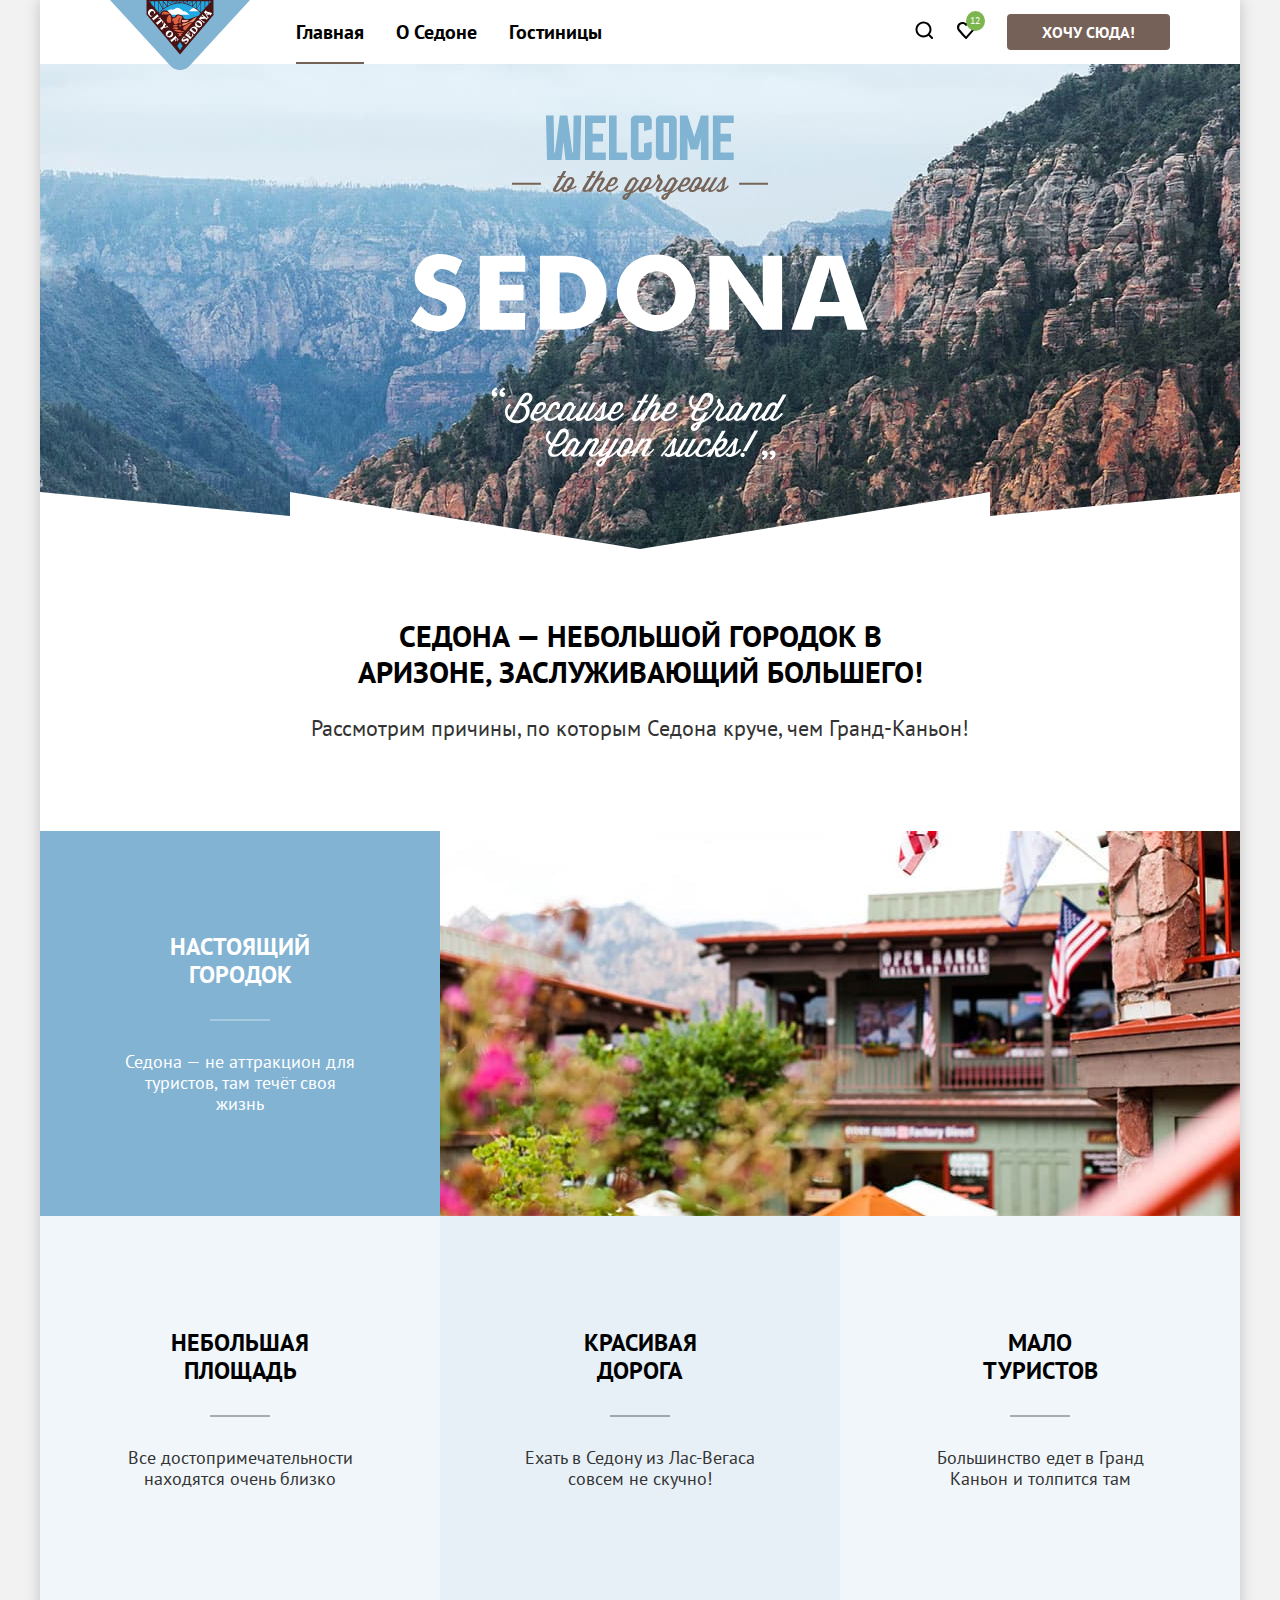
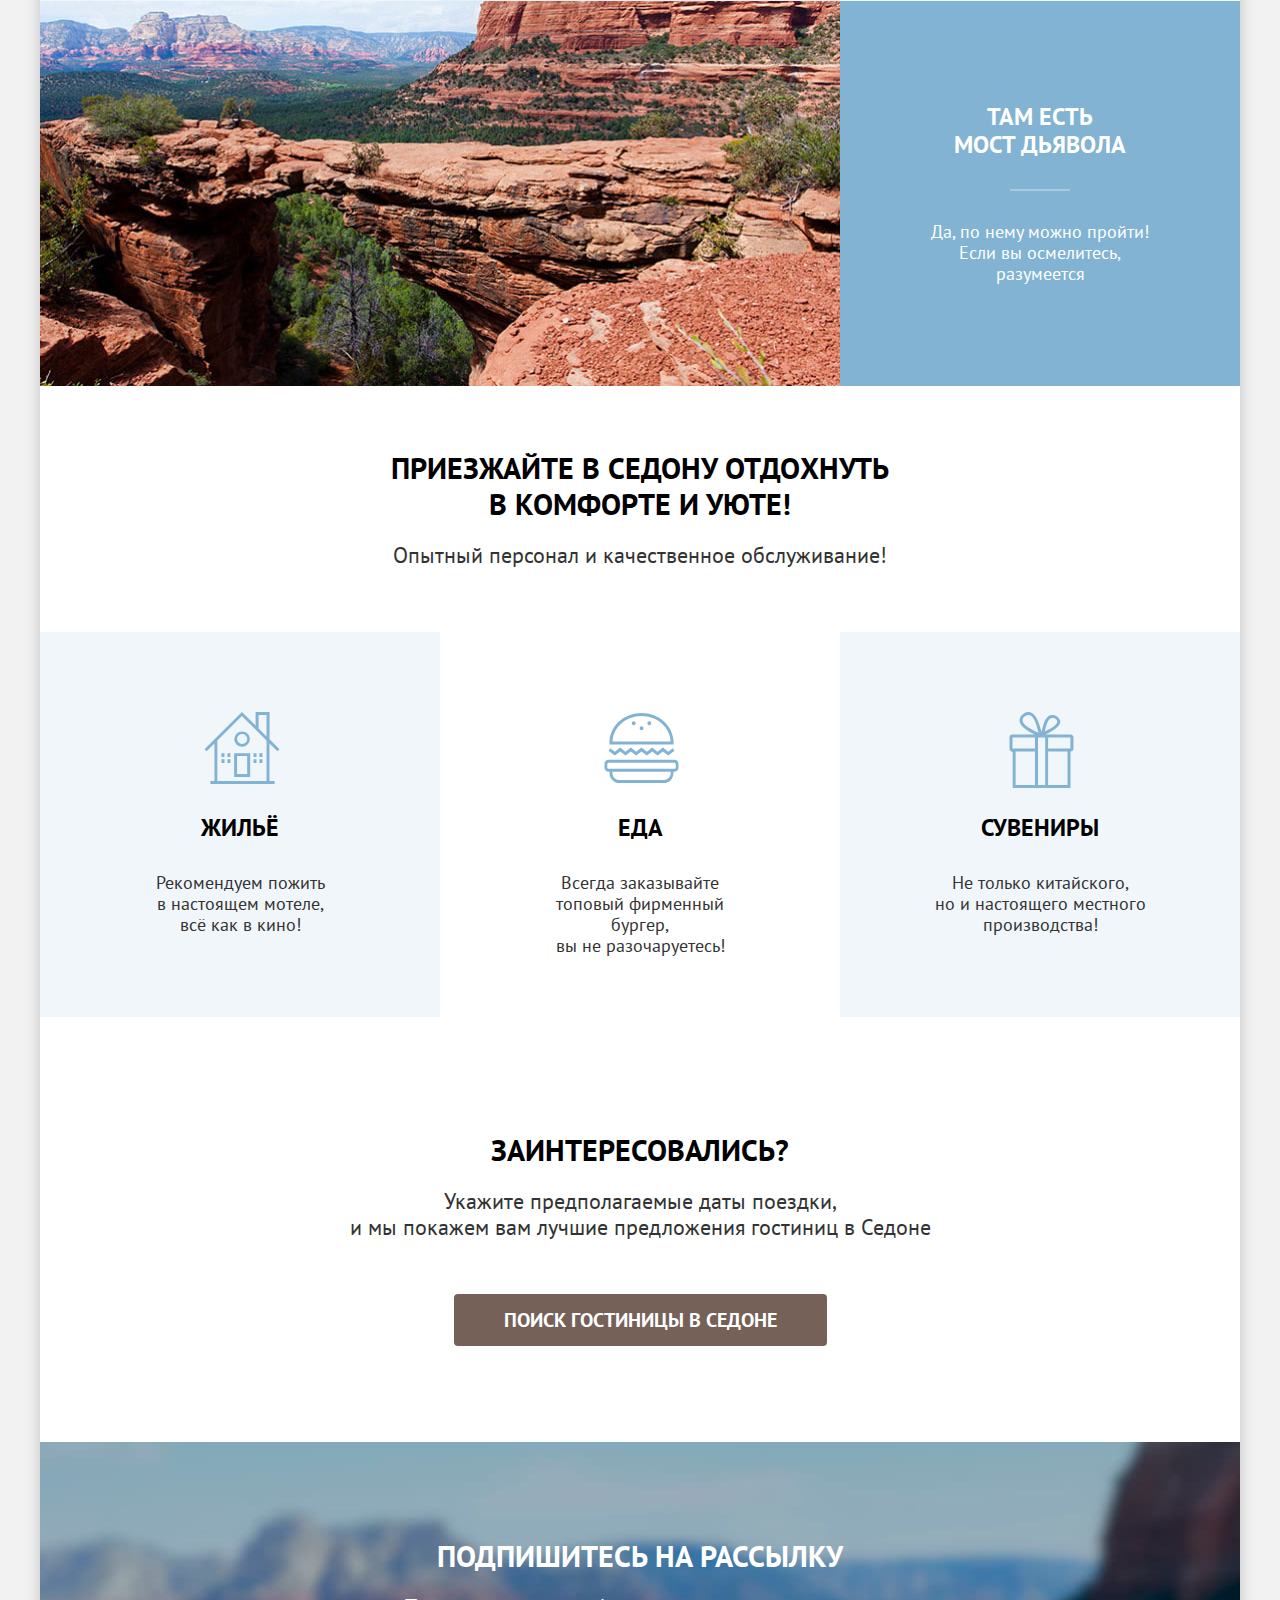
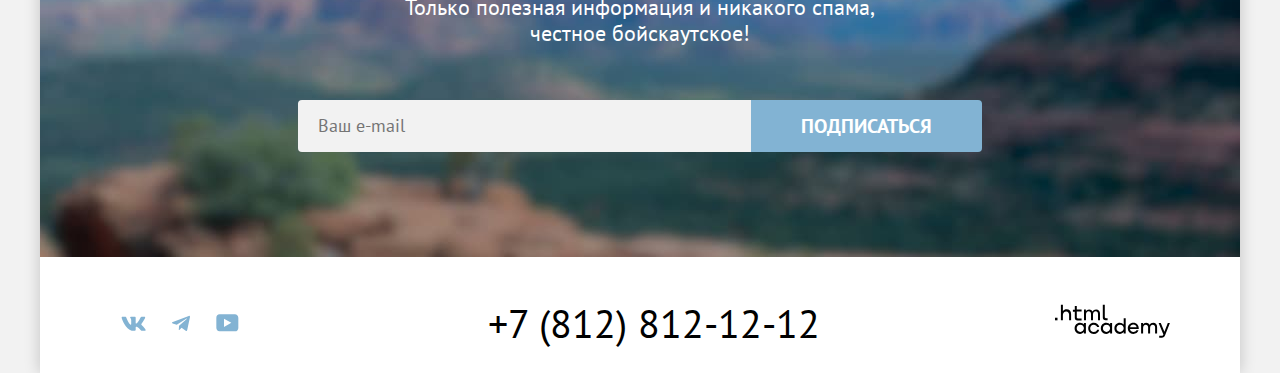
<file: index.html>
<!DOCTYPE html>
<html lang="ru">
  <head>
    <meta charset="utf-8">
    <link rel="icon" href="images/favicon.ico">
    <link rel="icon" type="image/png" sizes="32x32" href="images/favicon.png">
    <link rel="stylesheet" href="styles/styles.css">
    <title>HTML Academy: Седона</title>
  </head>
  <body>
    <div class="page-container">
      <header class="main-header" data-test="header">
        <h2 class="visually-hidden">Навигация сайта</h2>
        <nav class="navigation">
          <a class="navigation-logo">
            <img class="main-header-logo" src="images/logo-header.svg" width="140" height="70" alt="Логотип City of Sedona." >
          </a>
          <ul class="navigation-list">
            <li class="navigation-item">
              <a class="navigation-link navigation-link-current" href="#">Главная</a>
            </li>
            <li class="navigation-item">
              <a class="navigation-link" href="#">О Седоне</a>
            </li>
            <li class="navigation-item">
              <a class="navigation-link" href="catalog.html">Гостиницы</a>
            </li>
          </ul>
          <ul class="navigation-user">
            <li class="navigation-item-user">
              <a class="navigation-link search" href="#">
                <svg class="search-icon" xmlns="http://www.w3.org/2000/svg" width="18" height="18" viewBox="0 0 18 18" fill="none">
                  <path d="M18.5 17.0083L14.8 13.3287C15.8 12.0359 16.5 10.3453 16.5 8.4558C16.5 4.08011 12.9 0.5 8.5 0.5C4.1 0.5 0.5 4.17956 0.5 8.55525C0.5 12.9309 4.1 16.511 8.5 16.511C10.3 16.511 12 15.9144 13.4 14.8204L17.1 18.5L18.5 17.0083ZM8.5 14.5221C5.2 14.5221 2.5 11.837 2.5 8.55525C2.5 5.27348 5.2 2.5884 8.5 2.5884C11.8 2.5884 14.5 5.27348 14.5 8.55525C14.5 11.837 11.8 14.5221 8.5 14.5221Z"/>
                </svg>
                <span class="visually-hidden">Поиск</span>
              </a>
            </li>
            <li class="navigation-item-user">
              <a class="navigation-link favourites" href="#">
                <svg class="favourites-icon" xmlns="http://www.w3.org/2000/svg" width="18" height="17" viewBox="0 0 18 17" fill="none">
                  <path d="M8.9 17C8.6 17 8.3 16.9 8.1 16.6C2.7 10.5 1.4 9.1 1.1 8.7C0.4 7.8 0 6.6 0 5.4C0 2.4 2.4 0 5.5 0C6.8 0 8 0.5 9 1.3C10 0.5 11.3 0 12.5 0C15.5 0 18 2.4 18 5.4C18 6.7 17.5 7.9 16.7 8.8L9.7 16.7C9.5 16.9 9.3 17 8.9 17ZM2.9 7.5C3.2 7.9 6.4 11.5 9 14.4L15.2 7.4C15.7 6.9 15.9 6.2 15.9 5.4C15.9 3.6 14.4 2.1 12.6 2.1C11.6 2.1 10.6 2.6 9.9 3.4C9.6 3.7 9.3 3.8 9 3.8C8.7 3.8 8.4 3.6 8.2 3.4C7.5 2.6 6.5 2.1 5.5 2.1C3.7 2.1 2.2 3.6 2.2 5.4C2.1 6.3 2.5 7 2.9 7.5C2.8 7.5 2.8 7.5 2.9 7.5Z"/>
                </svg>
                <span class="visually-hidden">Избранное</span>
                <span class="number-of-likes">12</span>
              </a>
            </li>
            <li class="navigation-item-user">
              <a class="navigation-link button" href="#">Хочу сюда!</a>
            </li>
          </ul>
        </nav>
      </header>
      <main class="main-container main-index" data-test="main">
        <section class="hero" data-test="hero">
          <h1 class="visually-hidden">Седона</h1>
          <img class="hero-image" src="images/hero-title.svg" width="458" height="352" alt="Welcome to the gorgeous Sedona. Because the Grand Canyon sucks!">
        </section>
        <section class="advantages" data-test="advantages">
          <div class="container-text">
            <h2 class="subject">Седона — небольшой городок в Аризоне, заслуживающий большего!</h2>
            <p class="desc">Рассмотрим причины, по которым Седона круче, чем Гранд-Каньон!</p>
          </div>
          <ul class="advantages-list">
            <li class="advantages-item background-basic-3">
              <div class="advantages-wrapper">
                <h3 class="advantages-title text-color">Настоящий городок</h3>
                <p class="advantages-description text-color">Седона — не аттракцион для туристов, там течёт своя жизнь</p>
              </div>
              <img class="advantages-item-img" src="images/advantages/photo-1.jpg" width="800" height="385" alt="Здания города Седона.">
            </li>
            <li class="advantages-item background-second-1">
              <div class="advantages-wrapper advantages-wrapper-position">
                <h3 class="advantages-title advantages-position">Небольшая площадь</h3>
                <p class="advantages-description">Все достопримечательности находятся очень близко</p>
              </div>
            </li>
            <li class="advantages-item background-second-2">
              <div class="advantages-wrapper advantages-wrapper-position">
                <h3 class="advantages-title advantages-position">Красивая дорога</h3>
                <p class="advantages-description">Ехать в Седону из Лас-Вегаса совсем не скучно!</p>
              </div>
            </li>
            <li class="advantages-item background-second-1">
              <div class="advantages-wrapper advantages-wrapper-position">
                <h3 class="advantages-title advantages-position">Мало туристов</h3>
                <p class="advantages-description">Большинство едет в Гранд Каньон и толпится там</p>
              </div>
            </li>
            <li class="advantages-item background-basic-3">
              <img class="advantages-item-img" src="images/advantages/photo-2.jpg" width="800" height="385" alt="Каньон Седоны.">
              <div class="advantages-wrapper">
                <h3 class="advantages-title text-color">Там есть мост&nbsp;дьявола</h3>
                <p class="advantages-description text-color">Да, по нему можно пройти! Если вы осмелитесь, разумеется</p>
              </div>
            </li>
          </ul>
        </section>
        <section class="service" data-test="service">
          <div class="container-text-service">
            <h2 class="subject">Приезжайте в Седону отдохнуть в&nbsp;комфорте и уюте!</h2>
            <p class="desc">Опытный персонал и качественное обслуживание!</p>
          </div>
          <ul class="service-list">
            <li class="advantages-item background-second-1">
              <div class="service-wrapper house">
                <h3 class="advantages-name">Жильё</h3>
                <p class="advantages-description">Рекомендуем пожить в&nbsp;настоящем мотеле,<br> всё как в кино!</p>
              </div>
            </li>
            <li class="advantages-item">
              <div class="service-wrapper food">
                <h3 class="advantages-name">Еда</h3>
                <p class="advantages-description">Всегда заказывайте<br> топовый фирменный бургер,<br> вы не разочаруетесь!</p>
              </div>
            </li>
            <li class="advantages-item background-second-1">
              <div class="service-wrapper souvenirs">
                <h3 class="advantages-name">Сувениры</h3>
                <p class="advantages-description">Не только китайского, но&nbsp;и&nbsp;настоящего местного производства!</p>
              </div>
            </li>
          </ul>
        </section>
        <section class="hotel-search" data-test="hotel-search">
          <div class="container-text-service">
            <h2 class="subject">Заинтересовались?</h2>
            <p class="desc">Укажите предполагаемые даты поездки,<br> и мы покажем вам лучшие предложения гостиниц в Седоне</p>
          </div>
          <a class="button button-text" href="catalog.html">ПОИСК ГОСТИНИЦЫ В СЕДОНЕ</a>
        </section>
        <section class="subscribe" data-test="subscribe">
          <div class="subscribe-container">
            <div class="container-text-service text-position">
              <h2 class="subject text-color">Подпишитесь на рассылку</h2>
              <p class="desc">Только полезная информация и никакого спама, честное бойскаутское!</p>
            </div>
            <form class="subscribe-form" action="https://echo.htmlacademy.ru/" method="post">
              <label class="subscribe-email" for="subscribe-email"></label>
              <input class="field" placeholder="Ваш e-mail" type="email" name="subscribe-email" id="subscribe-email" required>
              <button class="button button-text brand-color" type="submit">Подписаться</button>
            </form>
          </div>
        </section>
      </main>
      <footer class="page-footer" data-test="footer">
        <ul class="social-list">
          <li class="social-item">
            <a class="social-link" href="https://vk.com/htmlacademy">
              <svg class="footer-social-link" aria-hidden="true" focusable="false" width="25" height="15" viewBox="0 0 25 15" fill="none" xmlns="http://www.w3.org/2000/svg">
                <path fill-rule="evenodd" clip-rule="evenodd" d="M24.1164 1.80445C24.2824 1.25845 24.1164 0.856445 23.3214 0.856445H20.6964C20.0284 0.856445 19.7204 1.20345 19.5534 1.58645C19.5534 1.58645 18.2184 4.78245 16.3274 6.85845C15.7154 7.46045 15.4374 7.65145 15.1034 7.65145C14.9364 7.65145 14.6854 7.46045 14.6854 6.91345V1.80445C14.6854 1.14845 14.5014 0.856445 13.9454 0.856445H9.81738C9.40038 0.856445 9.14938 1.16045 9.14938 1.44945C9.14938 2.07045 10.0954 2.21445 10.1924 3.96245V7.76045C10.1924 8.59345 10.0394 8.74444 9.70538 8.74444C8.81538 8.74444 6.65038 5.53345 5.36538 1.85945C5.11638 1.14445 4.86438 0.856445 4.19338 0.856445H1.56638C0.816382 0.856445 0.666382 1.20345 0.666382 1.58645C0.666382 2.26845 1.55638 5.65645 4.81138 10.1374C6.98138 13.1974 10.0364 14.8564 12.8194 14.8564C14.4884 14.8564 14.6944 14.4884 14.6944 13.8534V11.5404C14.6944 10.8034 14.8524 10.6564 15.3814 10.6564C15.7714 10.6564 16.4384 10.8484 17.9964 12.3234C19.7764 14.0724 20.0694 14.8564 21.0714 14.8564H23.6964C24.4464 14.8564 24.8224 14.4884 24.6064 13.7604C24.3684 13.0364 23.5184 11.9854 22.3914 10.7384C21.7794 10.0284 20.8614 9.26345 20.5824 8.88045C20.1934 8.38945 20.3044 8.17044 20.5824 7.73345C20.5824 7.73345 23.7824 3.30745 24.1154 1.80445H24.1164Z"/>
              </svg>
            </a>
            <span class="visually-hidden">Vkontakte</span>
          </li>
          <li class="social-item">
            <a class="social-link" href="https://t.me/htmlacademy">
              <svg class="footer-social-link" aria-hidden="true" focusable="false" width="18" height="17" viewBox="0 0 18 17" fill="none" xmlns="http://www.w3.org/2000/svg">
                <path d="M16.785 0.955705L0.840489 7.1042C-0.247661 7.54126 -0.241365 8.14828 0.640845 8.41897L4.73445 9.69597L14.2058 3.72014C14.6537 3.44766 15.0629 3.59424 14.7265 3.89281L7.05283 10.8183H7.05103L7.05283 10.8192L6.77045 15.0387C7.18413 15.0387 7.36669 14.8489 7.59871 14.625L9.58705 12.6915L13.7229 15.7464C14.4855 16.1664 15.0332 15.9506 15.2229 15.0405L17.9379 2.2453C18.2158 1.13107 17.5126 0.626562 16.785 0.955705Z"/>
              </svg>
            </a>
            <span class="visually-hidden">Telegram</span>
          </li>
          <li class="social-item">
            <a class="social-link" href="https://www.youtube.com/user/htmlacademyru">
              <svg class="footer-social-link" aria-hidden="true" focusable="false" width="23" height="18" viewBox="0 0 23 18" fill="none" xmlns="http://www.w3.org/2000/svg">
                <path d="M18.9402 0.356445H3.50738C1.64668 0.356445 0.333252 1.9502 0.333252 3.75645V13.8502C0.333252 15.7627 1.64668 17.3564 3.50738 17.3564H19.1591C20.8009 17.3564 22.3333 15.7627 22.3333 13.9564V3.75645C22.1143 1.9502 20.8009 0.356445 18.9402 0.356445ZM7.99494 12.8939V4.81894L15.3283 8.85645L7.99494 12.8939Z"/>
              </svg>
            </a>
            <span class="visually-hidden">Youtube</span>
          </li>
        </ul>
        <a class="contacts-phone" href="tel:+78128121212">+7 (812) 812-12-12</a>
        <a class="footer-logo" href="https://htmlacademy.ru/">
          <svg class="footer-logo-image" width="115" height="34" viewBox="0 0 115 34" fill="none" xmlns="http://www.w3.org/2000/svg">
            <path d="M0 13.7232V16.3232H2.5V13.7232H0Z"/>
            <path d="M11.6 5.32324C10 5.32324 8.8 6.02324 8 7.02324H7.9V0.823242H5.9V16.3232H7.9V11.0232C7.9 8.92324 9.2 7.42324 11.2 7.42324C13 7.42324 14.1 8.82324 14.1 10.6232V16.3232H16.1V10.2232C16.2 7.22324 14.3 5.32324 11.6 5.32324Z"/>
            <path d="M26.6 5.62324H21.8V1.92324H19.8V5.72324H17.9V7.72324H19.8V13.7232C19.8 15.4232 20.8 16.4232 22.5 16.4232H26.6V14.4232H22.9C22.2 14.4232 21.8 14.0232 21.8 13.3232V7.62324H26.6V5.62324Z"/>
            <path d="M41.1 5.42324C39.5 5.42324 38.2 6.22324 37.6 7.52324H37.5C36.9 6.32324 35.7 5.42324 34.1 5.42324C32.7 5.42324 31.6 6.22324 31 7.22324H30.9V5.62324H29V16.2232H31V10.8232C31 8.82324 32 7.32324 33.6 7.32324C35.1 7.32324 36 8.32324 36 9.92324V16.2232H38V10.6232C38 8.22324 39.4 7.32324 40.6 7.32324C42.1 7.32324 43 8.32324 43 9.92324V16.2232H45V9.72324C45.1 7.22324 43.6 5.42324 41.1 5.42324Z"/>
            <path d="M47.8 13.5232C47.8 15.2232 48.8 16.2232 50.6 16.2232H52.6V14.2232H50.9C50.2 14.2232 49.8 13.8232 49.8 13.1232V0.823242H47.8V13.5232Z"/>
            <path d="M28.9 20.5232C28 19.4232 26.7 18.7232 25 18.7232C21.9 18.7232 19.6 21.0232 19.6 24.3232C19.6 27.6232 21.9 29.9232 25 29.9232C26.8 29.9232 28 29.1232 28.8 28.0232H28.9V29.6232H30.9V19.0232H28.9V20.5232ZM25.3 27.9232C23.1 27.9232 21.7 26.3232 21.7 24.3232C21.7 22.3232 23.1 20.7232 25.3 20.7232C27.5 20.7232 28.9 22.3232 28.9 24.3232C28.9 26.2232 27.5 27.9232 25.3 27.9232Z"/>
            <path d="M44.2 22.8232C43.7 20.4232 41.6 18.7232 38.8 18.7232C35.4 18.7232 33.2 21.2232 33.2 24.3232C33.2 27.4232 35.4 29.9232 38.8 29.9232C41.6 29.9232 43.7 28.1232 44.2 25.7232H42.1C41.7 27.0232 40.4 28.0232 38.8 28.0232C36.6 28.0232 35.2 26.4232 35.2 24.4232C35.2 22.4232 36.6 20.8232 38.8 20.8232C40.4 20.8232 41.6 21.8232 42.1 23.0232H44.2V22.8232Z"/>
            <path d="M55.1 20.5232C54.2 19.4232 52.9 18.7232 51.2 18.7232C48.1 18.7232 45.8 21.0232 45.8 24.3232C45.8 27.6232 48.1 29.9232 51.2 29.9232C53 29.9232 54.2 29.1232 55 28.0232H55.1V29.6232H57.1V19.0232H55.1V20.5232ZM51.5 27.9232C49.3 27.9232 47.9 26.3232 47.9 24.3232C47.9 22.3232 49.3 20.7232 51.5 20.7232C53.7 20.7232 55.1 22.3232 55.1 24.3232C55.1 26.2232 53.6 27.9232 51.5 27.9232Z"/>
            <path d="M68.7 20.6232C67.8 19.5232 66.5 18.7232 64.8 18.7232C61.7 18.7232 59.4 21.0232 59.4 24.3232C59.4 27.6232 61.6 29.9232 64.8 29.9232C66.5 29.9232 67.8 29.1232 68.6 28.1232H68.7V29.6232H70.7V14.2232H68.7V20.6232ZM65.1 27.9232C62.9 27.9232 61.5 26.3232 61.5 24.3232C61.5 22.3232 62.9 20.7232 65.1 20.7232C67.3 20.7232 68.7 22.3232 68.7 24.3232C68.6 26.3232 67.2 27.9232 65.1 27.9232Z"/>
            <path d="M78.3 18.7232C75 18.7232 72.8 21.2232 72.8 24.3232C72.8 27.3232 74.9 29.9232 78.3 29.9232C80.8 29.9232 82.8 28.6232 83.5 26.3232H81.4C80.9 27.3232 79.8 27.9232 78.4 27.9232C76.5 27.9232 75.1 26.6232 75 25.0232H83.8C84 21.4232 81.8 18.7232 78.3 18.7232ZM78.3 20.6232C80 20.6232 81.3 21.6232 81.6 23.2232H75.1C75.4 21.7232 76.6 20.6232 78.3 20.6232Z"/>
            <path d="M98.2 18.7232C96.6 18.7232 95.3 19.5232 94.6 20.7232H94.5C93.9 19.5232 92.7 18.7232 91.1 18.7232C89.7 18.7232 88.6 19.4232 88 20.5232V19.0232H86.1V29.6232H88.1V24.2232C88.1 22.2232 89.1 20.8232 90.7 20.7232C92.2 20.7232 93.1 21.7232 93.1 23.3232V29.6232H95.1V24.0232C95.1 21.6232 96.5 20.7232 97.7 20.7232C99.2 20.7232 100.1 21.7232 100.1 23.3232V29.6232H102.1V23.1232C102.2 20.5232 100.7 18.7232 98.2 18.7232Z"/>
            <path d="M109.4 27.8232L105.8 18.9232H103.6L108.4 30.5232C108.1 31.4232 107.7 31.7232 106.7 31.7232H104.2V33.7232H106.7C108.5 33.7232 109.5 32.9232 110.2 31.1232L114.9 18.9232H112.8L109.4 27.8232Z"/>
          </svg>
        </a>
        <span class="visually-hidden">Логотип HTML Academy</span>
      </footer>
    </div>
    <div class="modal-container modal-container-close">
      <div class="modal modal-search">
        <section class="modal-content">
          <h2 class="modal-title">Поиск гостиницы в Седоне</h2>
          <form class="search-form" action="https://echo.htmlacademy.ru/" method="post">
            <div class="modal-form">
              <p class="field-group search-form-date">
                <label class="form-label" for="from">Дата Заезда:</label>
                <input class="field field-date" type="text" id="from" name="arrival-date" value="27 апреля 2020" placeholder="Укажите дату" required>
              </p>
              <span class="info info-error">Мы не можем отправить вас в прошлое.</span>
              <p class="field-group search-form-date">
                <label class="form-label" for="to">Дата Выезда:</label>
                <input class="field field-date" type="text" id="to" name="departure-date" value="1 сентября 2023" placeholder="Укажите дату" required>
              </p>
              <span class="info">На эти даты есть свободные номера. Пока есть.</span>
              <div class="guests">
                <div class="people-wrapper">
                  <label class="form-label people" for="adult">Взрослые:</label>
                  <div class="button-quantity-wrapper less">
                    <button class="button-quantity" type="button">
                      <svg class="position-less button-condition" xmlns="http://www.w3.org/2000/svg" width="14" height="2" viewBox="0 0 14 2" fill="none">
                        <path d="M0 0L0 2L14 2V0L0 0Z"/>
                      </svg>
                      <span class="visually-hidden">Уменьшить количество взрослых</span>
                    </button>
                  </div>
                  <input class="field field-number" id="adult" type="number" name="guests" value="2" max="99" required>
                    <div class="button-quantity-wrapper more">
                      <button class="button-quantity" type="button">
                        <svg class="button-condition" xmlns="http://www.w3.org/2000/svg" width="14" height="14" viewBox="0 0 14 14" fill="none">
                          <path d="M14 6H8V0H6V6H0V8H6V14H8V8H14V6Z"/>
                        </svg>
                        <span class="visually-hidden">Увеличить количество взрослых</span>
                      </button>
                </div>
              </div>
              <div class="people-wrapper">
                <span class="form-label form-label-kids">
                  <label class="form-label form-label-kids" for="children">Дети:</label>
                  <span class="tooltip">
                    <button class="tooltip-toggle" type="button" aria-labelledby="tooltip-label-children"></button>
                    <span class="tooltip-text" role="tooltip" id="tooltip-label-children">Укажите количество детей, которые будут с вами, возраст которых от 6 до 18 лет. Дети до 6 лет размещаются бесплатно.</span>
                  </span>
                </span>
                <div class="button-quantity-wrapper less">
                  <button class="button-quantity" type="button">
                    <svg class="position-less button-condition" xmlns="http://www.w3.org/2000/svg" width="14" height="2" viewBox="0 0 14 2" fill="none">
                      <path d="M0 0L0 2L14 2V0L0 0Z"/>
                    </svg>
                    <span class="visually-hidden">Уменьшить количество детей</span>
                  </button>
                </div>
                <input class="field field-number" id="children" type="number" name="guests" value="2" max="99" required>
                  <div class="button-quantity-wrapper more">
                    <button class="button-quantity" type="button">
                      <svg class="button-condition" xmlns="http://www.w3.org/2000/svg" width="14" height="14" viewBox="0 0 14 14" fill="none">
                        <path d="M14 6H8V0H6V6H0V8H6V14H8V8H14V6Z"/>
                      </svg>
                      <span class="visually-hidden">Увеличить количество детей</span>
                    </button>
                  </div>
              </div>
            </div>
            <button class="modal-button brand-color" type="submit">Найти</button>
            </div>
          </form>
        </section>
        <button class="modal-close-button" type="button">
          <svg class="close" xmlns="http://www.w3.org/2000/svg" width="14" height="14" viewBox="0 0 14 14" fill="none">
            <path d="M14 1.29231L12.7077 0L7 5.70769L1.29231 0L0 1.29231L5.70769 7L0 12.7077L1.29231 14L7 8.29231L12.7077 14L14 12.7077L8.29231 7L14 1.29231Z"/>
          </svg>
          <span class="visually-hidden">Закрыть</span>
        </button>
      </div>
    </div>
 </body>
</html>
</file>
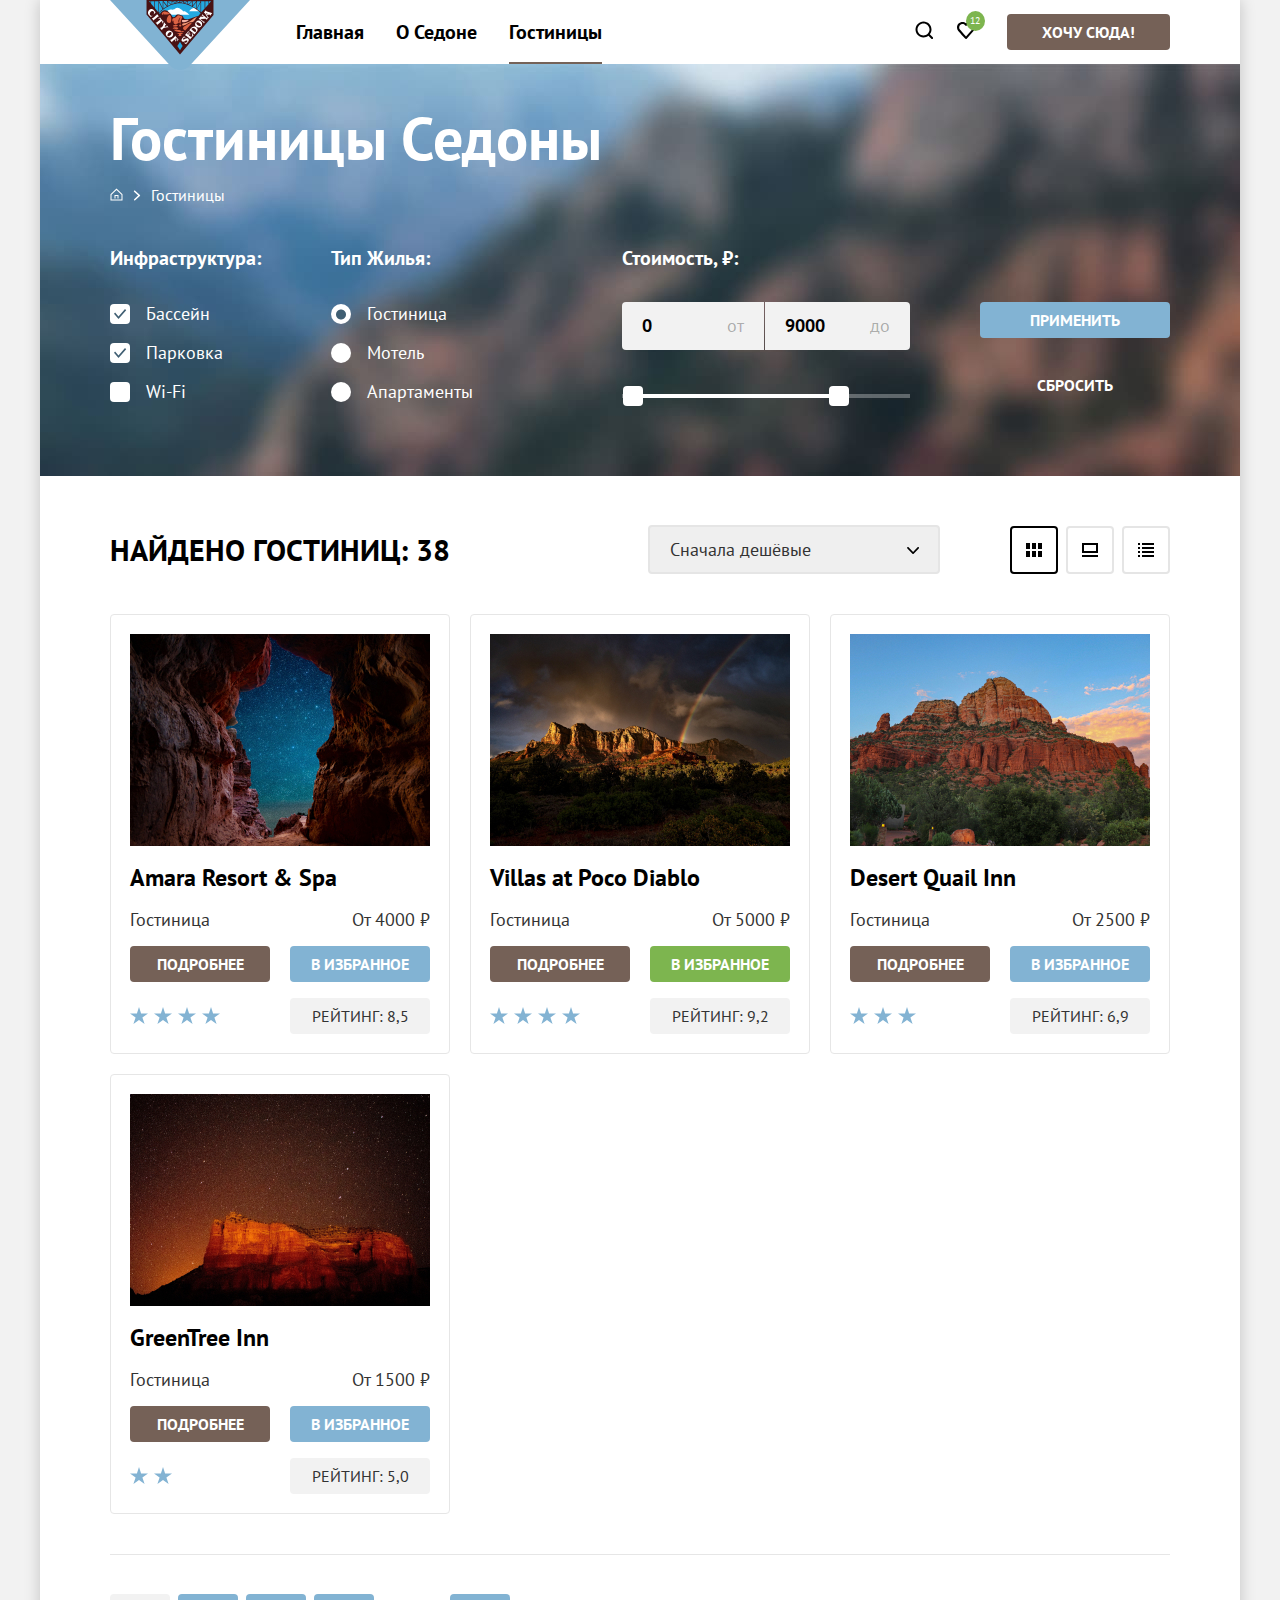
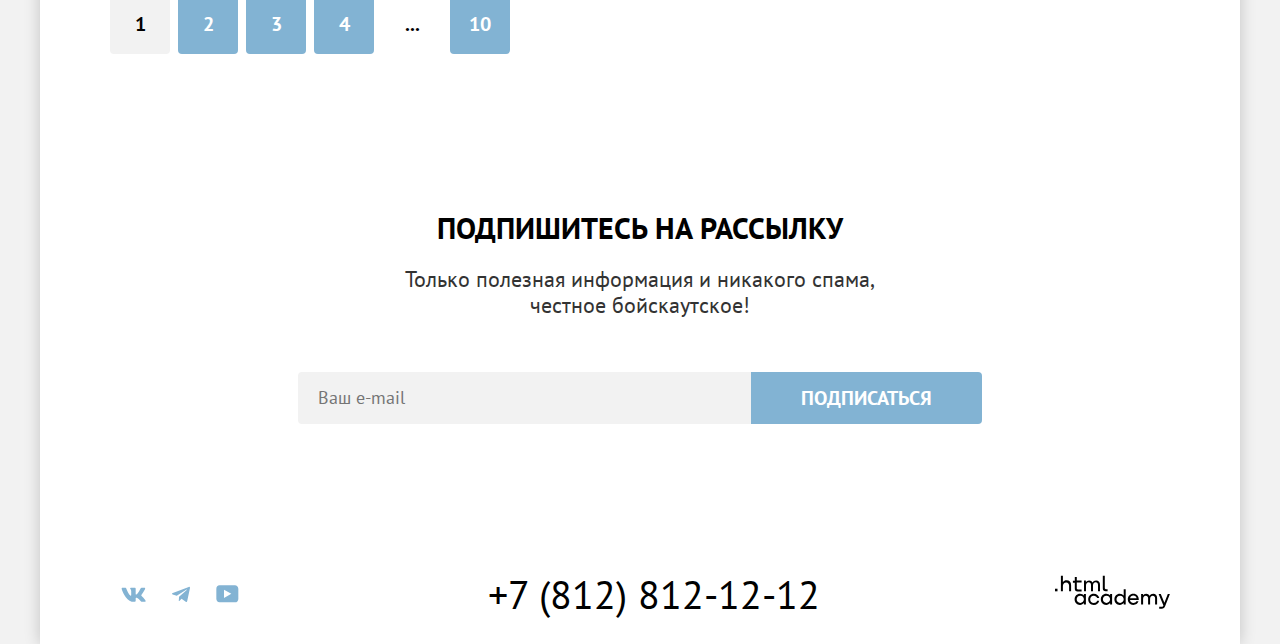
<file: catalog.html>
<!DOCTYPE html>
<html lang="ru">
  <head>
    <meta charset="utf-8">
    <link rel="icon" href="images/favicon.ico">
    <link rel="icon" type="image/png" sizes="32x32" href="images/favicon.png">
    <link rel="stylesheet" href="styles/styles.css">
    <title>Каталог</title>
  </head>
  <body>
    <div class="page-container">
      <header class="main-header" data-test="header">
        <nav class="navigation">
          <a class="navigation-logo" href="index.html">
            <img class="main-header-logo" src="images/logo-header.svg" width="140" height="70" alt="Логотип City of Sedona." >
          </a>
          <ul class="navigation-list">
            <li class="navigation-item">
              <a class="navigation-link" href="index.html">Главная</a>
            </li>
            <li class="navigation-item">
              <a class="navigation-link" href="#">О Седоне</a>
            </li>
            <li class="navigation-item">
              <a class="navigation-link navigation-link-current" href="#">Гостиницы</a>
            </li>
          </ul>
          <ul class="navigation-user">
            <li class="navigation-item-user">
              <a class="navigation-link search" href="#">
                <svg class="search-icon" xmlns="http://www.w3.org/2000/svg" width="18" height="18" viewBox="0 0 18 18" fill="none">
                  <path d="M18.5 17.0083L14.8 13.3287C15.8 12.0359 16.5 10.3453 16.5 8.4558C16.5 4.08011 12.9 0.5 8.5 0.5C4.1 0.5 0.5 4.17956 0.5 8.55525C0.5 12.9309 4.1 16.511 8.5 16.511C10.3 16.511 12 15.9144 13.4 14.8204L17.1 18.5L18.5 17.0083ZM8.5 14.5221C5.2 14.5221 2.5 11.837 2.5 8.55525C2.5 5.27348 5.2 2.5884 8.5 2.5884C11.8 2.5884 14.5 5.27348 14.5 8.55525C14.5 11.837 11.8 14.5221 8.5 14.5221Z"/>
                </svg>
                <span class="visually-hidden">Поиск</span>
              </a>
            </li>
            <li class="navigation-item-user">
              <a class="navigation-link favourites" href="#">
                <svg class="favourites-icon" xmlns="http://www.w3.org/2000/svg" width="18" height="17" viewBox="0 0 18 17" fill="none">
                  <path d="M8.9 17C8.6 17 8.3 16.9 8.1 16.6C2.7 10.5 1.4 9.1 1.1 8.7C0.4 7.8 0 6.6 0 5.4C0 2.4 2.4 0 5.5 0C6.8 0 8 0.5 9 1.3C10 0.5 11.3 0 12.5 0C15.5 0 18 2.4 18 5.4C18 6.7 17.5 7.9 16.7 8.8L9.7 16.7C9.5 16.9 9.3 17 8.9 17ZM2.9 7.5C3.2 7.9 6.4 11.5 9 14.4L15.2 7.4C15.7 6.9 15.9 6.2 15.9 5.4C15.9 3.6 14.4 2.1 12.6 2.1C11.6 2.1 10.6 2.6 9.9 3.4C9.6 3.7 9.3 3.8 9 3.8C8.7 3.8 8.4 3.6 8.2 3.4C7.5 2.6 6.5 2.1 5.5 2.1C3.7 2.1 2.2 3.6 2.2 5.4C2.1 6.3 2.5 7 2.9 7.5C2.8 7.5 2.8 7.5 2.9 7.5Z"/>
                </svg>
                <span class="visually-hidden">Избранное</span>
                <span class="number-of-likes">12</span>
              </a>
            </li>
            <li class="navigation-item-user">
              <a class="navigation-link button" href="#">Хочу сюда!</a>
            </li>
          </ul>
        </nav>
      </header>
    <main class="main-container main-inner" data-test="main">
      <div class="section-filters">
        <h1 class="inner-title">Гостиницы Седоны</h1>
        <ul class="breadcrumbs">
          <li class="breadcrumbs-item">
            <a class="breadcrumbs-link main-page" href="index.html">
              <span class="visually-hidden">Главная</span>
            </a>
          </li>
          <li class="breadcrumbs-item">
            <a class="breadcrumbs-link" href="">Гостиницы</a>
          </li>
        </ul>
        <section class="filters" data-test="filters">
          <h2 class="visually-hidden">Каталог с фильтрами</h2>
          <form class="catalog-filter" action="https://echo.htmlacademy.ru/" method="get">
            <div class="service-hotel">
              <fieldset class="filter-group">
                <legend class="filter-title">Инфраструктура:</legend>
                <ul class="filter-list">
                  <li class="filter-item">
                    <label class="control">
                      <input class="control-input visually-hidden" type="checkbox" name="pool" checked>
                      <span class="control-mark"></span>
                      <span class="control-label">Бассейн</span>
                    </label>
                  </li>
                  <li class="filter-item">
                    <label class="control">
                      <input class="control-input visually-hidden" type="checkbox" name="parking" checked>
                      <span class="control-mark"></span>
                      <span class="control-label">Парковка</span>
                    </label>
                  </li>
                  <li class="filter-item">
                    <label class="control">
                      <input class="control-input visually-hidden" type="checkbox" name="Wi-Fi">
                      <span class="control-mark"></span>
                      <span class="control-label">Wi-Fi</span>
                    </label>
                  </li>
                </ul>
              </fieldset>
              <fieldset class="filter-group">
                <legend class="filter-title">Тип Жилья:</legend>
                <ul class="filter-list">
                  <li class="filter-item">
                    <label class="control">
                      <input class="control-input visually-hidden" type="radio" name="hotel" value="hotel" checked>
                      <span class="control-mark"></span>
                      <span class="control-label">Гостиница</span>
                    </label>
                  </li>
                  <li class="filter-item">
                    <label class="control">
                      <input class="control-input visually-hidden" type="radio" name="hotel">
                      <span class="control-mark"></span>
                      <span class="control-label">Мотель</span>
                    </label>
                  </li>
                  <li class="filter-item">
                    <label class="control">
                      <input class="control-input visually-hidden" type="radio" name="hotel">
                      <span class="control-mark"></span>
                      <span class="control-label">Апартаменты</span>
                    </label>
                  </li>
                </ul>
              </fieldset>
            </div>
            <div class="service-hotel">
              <fieldset class="filter-group filter-group-price">
                <legend class="filter-title">Стоимость, ₽:</legend>
                <div class="range">
                  <div class="price-inputs">
                    <label class="label-price label-price-min">
                      <input class="price-min field" value="0" type="number" name="min-price" required>
                      <span class="price-text from">от</span>
                    </label>
                    <label class="label-price label-price-max">
                      <input class="price-max field" value="9000" type="number" name="max-price" required>
                      <span class="price-text before">до</span>
                    </label>
                  </div>
                  <div class="range-scale">
                    <div class="range-bar" style="width: 226px; right: 61px">
                      <button class="range-toggle toggle-min" type="button">
                        <span class="visually-hidden">Изменить минимальную цену</span>
                      </button>
                      <button class="range-toggle toggle-max" type="button">
                        <span class="visually-hidden">Изменить максимальную цену</span>
                      </button>
                    </div>
                  </div>
                </div>
              </fieldset>
              <div class="container-button">
                <button class="button brand-color" type="submit">Применить</button>
                <button class="button button-background" type="reset">Сбросить</button>
              </div>
            </div>
          </form>
        </section>
      </div>
      <section class="catalog-hotels" data-test="catalog-hotels">
        <div class="container-options">
          <h2 class="visually-hidden">Результат применённых фильтров</h2>
          <h3 class="subject">Найдено гостиниц: <span>38</span></h3>
          <div class="sorting-wrapper">
            <select class="select-control" aria-label="Сортировка">
              <option value="cheap">Сначала дешёвые</option>
              <option value="popular">Сначала популярные</option>
              <option value="expensive">Сначала дорогие</option>
            </select>
            <span class="select-arrow">
              <svg xmlns="http://www.w3.org/2000/svg" width="12" height="9" viewBox="0 0 12 9" fill="none">
                <path d="M6.67501 7.71255L11.775 2.41255C12.075 2.11255 12.075 1.51255 11.775 1.21255C11.475 0.912549 10.875 0.912549 10.575 1.21255L6.07501 5.91255L1.57501 1.21255C1.27501 0.912549 0.675012 0.912549 0.375012 1.21255C0.175012 1.31255 0.0750122 1.61255 0.0750122 1.81255C0.0750122 2.01255 0.175012 2.21255 0.375012 2.41255L5.47501 7.71255C5.77501 8.11255 6.37501 8.11255 6.67501 7.71255Z"/>
              </svg>
            </span>
            <ul class="button-view-list">
              <li class="button-view-item">
                <a class="button-view tile button-view-current" href="#">
                  <span class="visually-hidden">Плитка</span>
                </a>
              </li>
              <li class="button-view-item">
                <a class="button-view gallery" href="#">
                  <span class="visually-hidden">Галерея</span>
                </a>
              </li>
              <li class="button-view-item">
                <a class="button-view list" href="#">
                  <span class="visually-hidden">Список</span>
                </a>
              </li>
            </ul>
          </div>
        </div>
        <ul class="product-list">
          <li class="product-card">
            <a class="product-card-link" href="#">
              <img class="photo-hotel" src="images/hotels/hotel-1.jpg" width="300" height="212" alt="Вид звёздного неба из ущелья.">
            </a>
            <a class="product-card-link" href="#">
              <h4 class="hotels-name">Amara Resort & Spa</h4>
            </a>
            <p class="text-decoration">Гостиница</p>
            <p class="text-decoration price">От <span>4000</span> ₽</p>
            <a class="button more-detailed" href="#">Подробнее</a>
            <button class="button brand-color" type="button">В избранное</button>
            <ol class="rating-hotels">
              <li class="active">
                <span class="visually-hidden">1 звезда</span>
              </li>
              <li class="active">
                <span class="visually-hidden">2 звезды</span>
              </li>
              <li class="active">
                <span class="visually-hidden">3 звезды</span>
              </li>
              <li class="active">
                <span class="visually-hidden">4 звезды</span>
              </li>
              <li class="stars">
                <span class="visually-hidden">5 звезд</span>
              </li>
            </ol>
            <p class="rating">Рейтинг: 8,5</p>
          </li>
          <li class="product-card">
            <a class="product-card-link" href="#">
              <img class="photo-hotel" src="images/hotels/hotel-2.jpg" width="300" height="212" alt="Горы на фоне непогоды и радуги с бликом солнца.">
            </a>
            <a class="product-card-link" href="#">
              <h4 class="hotels-name">Villas at Poco Diablo</h4>
            </a>
            <p class="text-decoration">Гостиница</p>
            <p class="text-decoration price">От <span>5000</span> ₽</p>
            <a class="button more-detailed" href="#">Подробнее</a>
            <button class="button button-background-active" type="button">В избранное</button>
              <ol class="rating-hotels">
                <li class="active">
                  <span class="visually-hidden">1 звезда</span>
                </li>
                <li class="active">
                  <span class="visually-hidden">2 звезды</span>
                </li>
                <li class="active">
                  <span class="visually-hidden">3 звезды</span>
                </li>
                <li class="active">
                  <span class="visually-hidden">4 звезды</span>
                </li>
                <li class="stars">
                  <span class="visually-hidden">5 звезд</span>
                </li>
              </ol>
              <p class="rating">Рейтинг: 9,2</p>
          </li>
          <li class="product-card">
            <a class="product-card-link" href="#">
              <img class="photo-hotel" src="images/hotels/hotel-3.jpg" width="300" height="212" alt="Вид гор Седоны в ясную погоду.">
            </a>
            <a class="product-card-link" href="#">
              <h4 class="hotels-name">Desert Quail Inn</h4>
            </a>
            <p class="text-decoration">Гостиница</p>
            <p class="text-decoration price">От <span>2500</span> ₽</p>
            <a class="button more-detailed" href="#">Подробнее</a>
            <button class="button brand-color" type="button">В избранное</button>
              <ol class="rating-hotels">
                <li class="active">
                  <span class="visually-hidden">1 звезда</span>
                </li>
                <li class="active">
                  <span class="visually-hidden">2 звезды</span>
                </li>
                <li class="active">
                  <span class="visually-hidden">3 звезды</span>
                </li>
                <li class="stars">
                  <span class="visually-hidden">4 звезды</span>
                </li>
                <li class="stars">
                  <span class="visually-hidden">5 звезд</span>
                </li>
              </ol>
              <p class="rating">Рейтинг: 6,9</p>
          </li>
          <li class="product-card">
            <a class="product-card-link" href="#">
              <img class="photo-hotel" src="images/hotels/hotel-4.jpg" width="300" height="212" alt="Горы на фоне ночного звёздного неба.">
            </a>
            <a class="product-card-link" href="#">
              <h4 class="hotels-name">GreenTree Inn</h4>
            </a>
            <p class="text-decoration">Гостиница</p>
            <p class="text-decoration price">От <span>1500</span> ₽</p>
            <a class="button more-detailed" href="#">Подробнее</a>
            <button class="button brand-color" type="button">В избранное</button>
              <ol class="rating-hotels">
                <li class="active">
                  <span class="visually-hidden">1 звезда</span>
                </li>
                <li class="active">
                  <span class="visually-hidden">2 звезды</span>
                </li>
                <li class="stars">
                  <span class="visually-hidden">3 звезды</span>
                </li>
                <li class="stars">
                  <span class="visually-hidden">4 звезды</span>
                </li>
                <li class="stars">
                  <span class="visually-hidden">5 звезд</span>
                </li>
              </ol>
              <p class="rating">Рейтинг: 5,0</p>
          </li>
        </ul>
        <ul class="pagination">
          <li class="pagination-item">
            <a class="pagination-link pagination-current" href="#">1</a>
          </li>
          <li class="pagination-item">
            <a class="pagination-link" href="#">2</a>
          </li>
          <li class="pagination-item">
            <a class="pagination-link" href="#">3</a>
          </li>
          <li class="pagination-item">
            <a class="pagination-link" href="#">4</a>
          </li>
          <li class="pagination-item">
            <a class="pagination-link pagination-more" href="#">...</a>
          </li>
          <li class="pagination-item">
            <a class="pagination-link" href="#">10</a>
          </li>
        </ul>
      </section>
      <section class="subscribe-inner" data-test="subscribe-inner">
        <div class="container-text-service text-position">
          <h2 class="subject">Подпишитесь на рассылку</h2>
          <p class="desc">Только полезная информация и никакого спама, честное бойскаутское!</p>
        </div>
        <form class="subscribe-form" action="https://echo.htmlacademy.ru/" method="post">
          <label class="subscribe-email" for="subscribe-email"></label>
          <input class="field" placeholder="Ваш e-mail" type="email" name="subscribe-email" id="subscribe-email" required>
          <button class="button button-text brand-color" type="submit">Подписаться</button>
        </form>
      </section>
    </main>
    <footer class="page-footer" data-test="footer">
      <ul class="social-list">
        <li class="social-item">
          <a class="social-link" href="https://vk.com/htmlacademy">
            <svg class="footer-social-link" aria-hidden="true" focusable="false" width="25" height="15" viewBox="0 0 25 15" fill="none" xmlns="http://www.w3.org/2000/svg">
              <path fill-rule="evenodd" clip-rule="evenodd" d="M24.1164 1.80445C24.2824 1.25845 24.1164 0.856445 23.3214 0.856445H20.6964C20.0284 0.856445 19.7204 1.20345 19.5534 1.58645C19.5534 1.58645 18.2184 4.78245 16.3274 6.85845C15.7154 7.46045 15.4374 7.65145 15.1034 7.65145C14.9364 7.65145 14.6854 7.46045 14.6854 6.91345V1.80445C14.6854 1.14845 14.5014 0.856445 13.9454 0.856445H9.81738C9.40038 0.856445 9.14938 1.16045 9.14938 1.44945C9.14938 2.07045 10.0954 2.21445 10.1924 3.96245V7.76045C10.1924 8.59345 10.0394 8.74444 9.70538 8.74444C8.81538 8.74444 6.65038 5.53345 5.36538 1.85945C5.11638 1.14445 4.86438 0.856445 4.19338 0.856445H1.56638C0.816382 0.856445 0.666382 1.20345 0.666382 1.58645C0.666382 2.26845 1.55638 5.65645 4.81138 10.1374C6.98138 13.1974 10.0364 14.8564 12.8194 14.8564C14.4884 14.8564 14.6944 14.4884 14.6944 13.8534V11.5404C14.6944 10.8034 14.8524 10.6564 15.3814 10.6564C15.7714 10.6564 16.4384 10.8484 17.9964 12.3234C19.7764 14.0724 20.0694 14.8564 21.0714 14.8564H23.6964C24.4464 14.8564 24.8224 14.4884 24.6064 13.7604C24.3684 13.0364 23.5184 11.9854 22.3914 10.7384C21.7794 10.0284 20.8614 9.26345 20.5824 8.88045C20.1934 8.38945 20.3044 8.17044 20.5824 7.73345C20.5824 7.73345 23.7824 3.30745 24.1154 1.80445H24.1164Z"/>
            </svg>
          </a>
          <span class="visually-hidden">Vkontakte</span>
        </li>
        <li class="social-item">
          <a class="social-link" href="https://t.me/htmlacademy">
            <svg class="footer-social-link" aria-hidden="true" focusable="false" width="18" height="17" viewBox="0 0 18 17" fill="none" xmlns="http://www.w3.org/2000/svg">
              <path d="M16.785 0.955705L0.840489 7.1042C-0.247661 7.54126 -0.241365 8.14828 0.640845 8.41897L4.73445 9.69597L14.2058 3.72014C14.6537 3.44766 15.0629 3.59424 14.7265 3.89281L7.05283 10.8183H7.05103L7.05283 10.8192L6.77045 15.0387C7.18413 15.0387 7.36669 14.8489 7.59871 14.625L9.58705 12.6915L13.7229 15.7464C14.4855 16.1664 15.0332 15.9506 15.2229 15.0405L17.9379 2.2453C18.2158 1.13107 17.5126 0.626562 16.785 0.955705Z"/>
            </svg>
          </a>
          <span class="visually-hidden">Telegram</span>
        </li>
        <li class="social-item">
          <a class="social-link" href="https://www.youtube.com/user/htmlacademyru">
            <svg class="footer-social-link" aria-hidden="true" focusable="false" width="23" height="18" viewBox="0 0 23 18" fill="none" xmlns="http://www.w3.org/2000/svg">
              <path d="M18.9402 0.356445H3.50738C1.64668 0.356445 0.333252 1.9502 0.333252 3.75645V13.8502C0.333252 15.7627 1.64668 17.3564 3.50738 17.3564H19.1591C20.8009 17.3564 22.3333 15.7627 22.3333 13.9564V3.75645C22.1143 1.9502 20.8009 0.356445 18.9402 0.356445ZM7.99494 12.8939V4.81894L15.3283 8.85645L7.99494 12.8939Z"/>
            </svg>
          </a>
          <span class="visually-hidden">Youtube</span>
        </li>
      </ul>
      <a class="contacts-phone" href="tel:+78128121212">+7 (812) 812-12-12</a>
      <a class="footer-logo" href="https://htmlacademy.ru/">
        <svg class="footer-logo-image" width="115" height="34" viewBox="0 0 115 34" fill="none" xmlns="http://www.w3.org/2000/svg">
          <path d="M0 13.7232V16.3232H2.5V13.7232H0Z"/>
          <path d="M11.6 5.32324C10 5.32324 8.8 6.02324 8 7.02324H7.9V0.823242H5.9V16.3232H7.9V11.0232C7.9 8.92324 9.2 7.42324 11.2 7.42324C13 7.42324 14.1 8.82324 14.1 10.6232V16.3232H16.1V10.2232C16.2 7.22324 14.3 5.32324 11.6 5.32324Z"/>
          <path d="M26.6 5.62324H21.8V1.92324H19.8V5.72324H17.9V7.72324H19.8V13.7232C19.8 15.4232 20.8 16.4232 22.5 16.4232H26.6V14.4232H22.9C22.2 14.4232 21.8 14.0232 21.8 13.3232V7.62324H26.6V5.62324Z"/>
          <path d="M41.1 5.42324C39.5 5.42324 38.2 6.22324 37.6 7.52324H37.5C36.9 6.32324 35.7 5.42324 34.1 5.42324C32.7 5.42324 31.6 6.22324 31 7.22324H30.9V5.62324H29V16.2232H31V10.8232C31 8.82324 32 7.32324 33.6 7.32324C35.1 7.32324 36 8.32324 36 9.92324V16.2232H38V10.6232C38 8.22324 39.4 7.32324 40.6 7.32324C42.1 7.32324 43 8.32324 43 9.92324V16.2232H45V9.72324C45.1 7.22324 43.6 5.42324 41.1 5.42324Z"/>
          <path d="M47.8 13.5232C47.8 15.2232 48.8 16.2232 50.6 16.2232H52.6V14.2232H50.9C50.2 14.2232 49.8 13.8232 49.8 13.1232V0.823242H47.8V13.5232Z"/>
          <path d="M28.9 20.5232C28 19.4232 26.7 18.7232 25 18.7232C21.9 18.7232 19.6 21.0232 19.6 24.3232C19.6 27.6232 21.9 29.9232 25 29.9232C26.8 29.9232 28 29.1232 28.8 28.0232H28.9V29.6232H30.9V19.0232H28.9V20.5232ZM25.3 27.9232C23.1 27.9232 21.7 26.3232 21.7 24.3232C21.7 22.3232 23.1 20.7232 25.3 20.7232C27.5 20.7232 28.9 22.3232 28.9 24.3232C28.9 26.2232 27.5 27.9232 25.3 27.9232Z"/>
          <path d="M44.2 22.8232C43.7 20.4232 41.6 18.7232 38.8 18.7232C35.4 18.7232 33.2 21.2232 33.2 24.3232C33.2 27.4232 35.4 29.9232 38.8 29.9232C41.6 29.9232 43.7 28.1232 44.2 25.7232H42.1C41.7 27.0232 40.4 28.0232 38.8 28.0232C36.6 28.0232 35.2 26.4232 35.2 24.4232C35.2 22.4232 36.6 20.8232 38.8 20.8232C40.4 20.8232 41.6 21.8232 42.1 23.0232H44.2V22.8232Z"/>
          <path d="M55.1 20.5232C54.2 19.4232 52.9 18.7232 51.2 18.7232C48.1 18.7232 45.8 21.0232 45.8 24.3232C45.8 27.6232 48.1 29.9232 51.2 29.9232C53 29.9232 54.2 29.1232 55 28.0232H55.1V29.6232H57.1V19.0232H55.1V20.5232ZM51.5 27.9232C49.3 27.9232 47.9 26.3232 47.9 24.3232C47.9 22.3232 49.3 20.7232 51.5 20.7232C53.7 20.7232 55.1 22.3232 55.1 24.3232C55.1 26.2232 53.6 27.9232 51.5 27.9232Z"/>
          <path d="M68.7 20.6232C67.8 19.5232 66.5 18.7232 64.8 18.7232C61.7 18.7232 59.4 21.0232 59.4 24.3232C59.4 27.6232 61.6 29.9232 64.8 29.9232C66.5 29.9232 67.8 29.1232 68.6 28.1232H68.7V29.6232H70.7V14.2232H68.7V20.6232ZM65.1 27.9232C62.9 27.9232 61.5 26.3232 61.5 24.3232C61.5 22.3232 62.9 20.7232 65.1 20.7232C67.3 20.7232 68.7 22.3232 68.7 24.3232C68.6 26.3232 67.2 27.9232 65.1 27.9232Z"/>
          <path d="M78.3 18.7232C75 18.7232 72.8 21.2232 72.8 24.3232C72.8 27.3232 74.9 29.9232 78.3 29.9232C80.8 29.9232 82.8 28.6232 83.5 26.3232H81.4C80.9 27.3232 79.8 27.9232 78.4 27.9232C76.5 27.9232 75.1 26.6232 75 25.0232H83.8C84 21.4232 81.8 18.7232 78.3 18.7232ZM78.3 20.6232C80 20.6232 81.3 21.6232 81.6 23.2232H75.1C75.4 21.7232 76.6 20.6232 78.3 20.6232Z"/>
          <path d="M98.2 18.7232C96.6 18.7232 95.3 19.5232 94.6 20.7232H94.5C93.9 19.5232 92.7 18.7232 91.1 18.7232C89.7 18.7232 88.6 19.4232 88 20.5232V19.0232H86.1V29.6232H88.1V24.2232C88.1 22.2232 89.1 20.8232 90.7 20.7232C92.2 20.7232 93.1 21.7232 93.1 23.3232V29.6232H95.1V24.0232C95.1 21.6232 96.5 20.7232 97.7 20.7232C99.2 20.7232 100.1 21.7232 100.1 23.3232V29.6232H102.1V23.1232C102.2 20.5232 100.7 18.7232 98.2 18.7232Z"/>
          <path d="M109.4 27.8232L105.8 18.9232H103.6L108.4 30.5232C108.1 31.4232 107.7 31.7232 106.7 31.7232H104.2V33.7232H106.7C108.5 33.7232 109.5 32.9232 110.2 31.1232L114.9 18.9232H112.8L109.4 27.8232Z"/>
        </svg>
      </a>
    </footer>
    </div>
  </body>
</html>
</file>
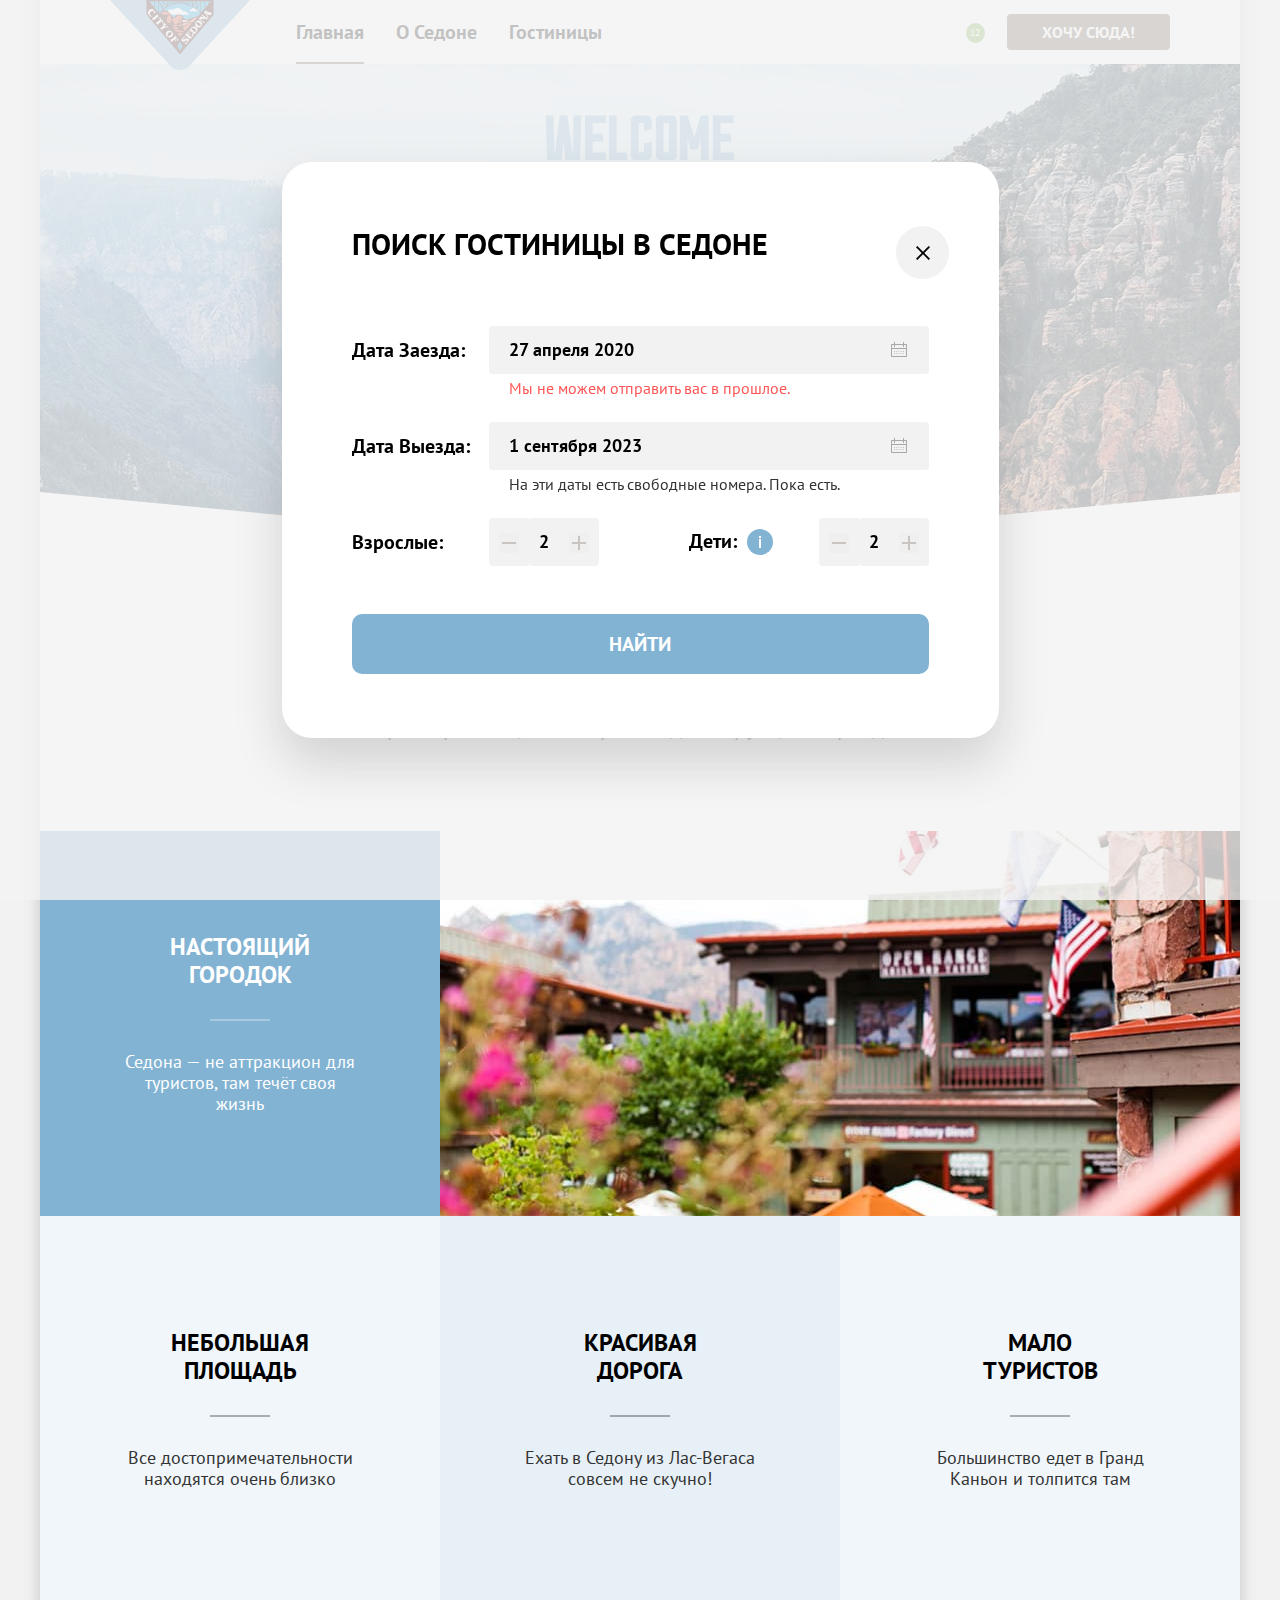
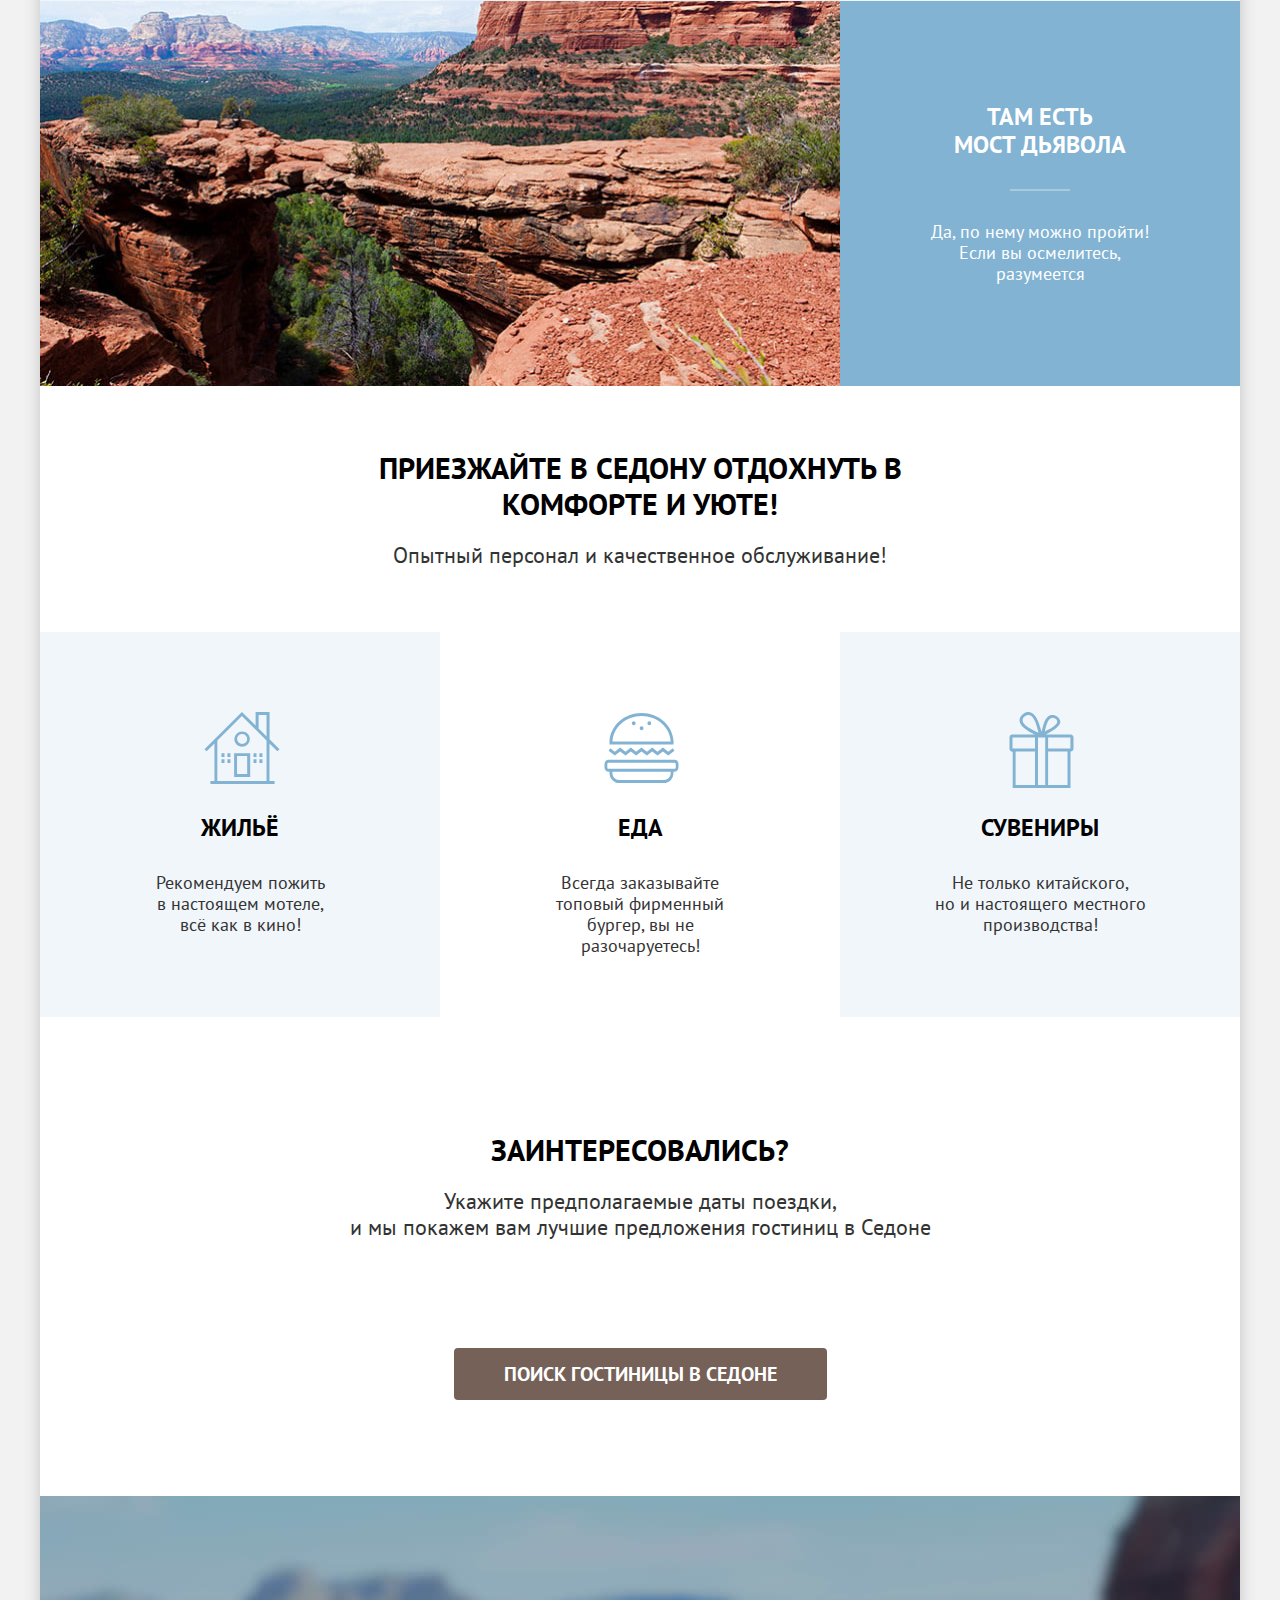
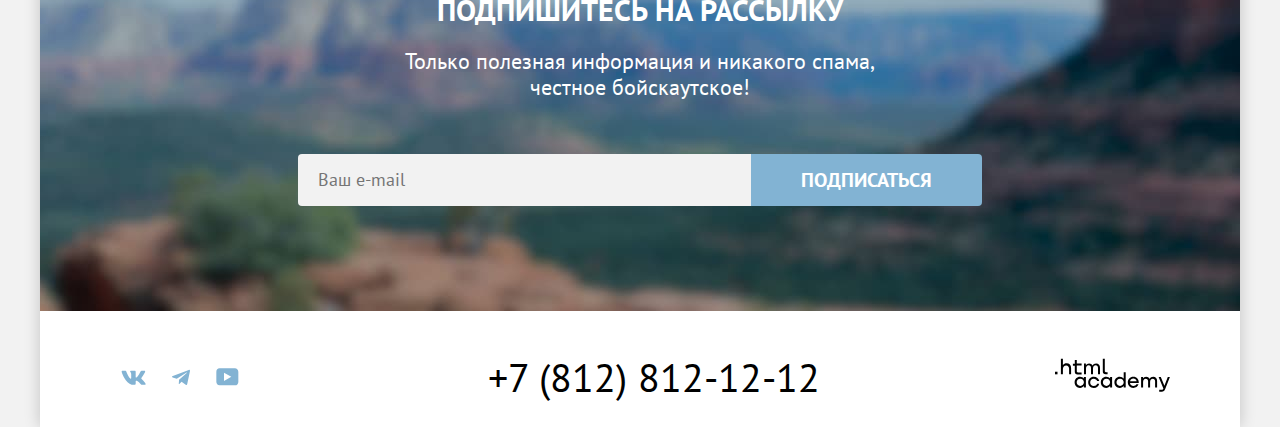
<file: modal.html>
<!DOCTYPE html>
<html lang="ru">
  <head>
    <meta charset="utf-8">
    <link rel="icon" href="favicon.ico">
    <link rel="icon" type="image/png" sizes="32x32" href="images/favicon.png">
    <link rel="stylesheet" href="styles/styles.css">
    <title>HTML Academy: Седона</title>
  </head>
  <body>
    <div class="page-container">
      <header class="main-header" data-test="header">
        <h2 class="visually-hidden">Навигация сайта</h2>
        <nav class="navigation">
          <a class="navigation-logo">
            <img class="main-header-logo" src="images/logo_header.svg" width="140" height="70" alt="Логотип City of Sedona." >
          </a>
          <ul class="navigation-list">
            <li class="navigation-item">
              <a class="navigation-link navigation-link-current" href="#">Главная</a>
            </li>
            <li class="navigation-item">
              <a class="navigation-link" href="#">О Седоне</a>
            </li>
            <li class="navigation-item">
              <a class="navigation-link" href="catalog.html">Гостиницы</a>
            </li>
          </ul>
          <ul class="navigation-user">
            <li class="navigation-item-user">
              <a class="navigation-link search" href="#">
                <span class="visually-hidden">Поиск</span>
              </a>
            </li>
            <li class="navigation-item-user">
              <a class="navigation-link favourites" href="#">
                <span class="visually-hidden">Избранное</span>
                <span class="number-of-likes">12</span>
              </a>
            </li>
            <li class="navigation-item-user">
              <a class="navigation-link button" href="#">Хочу сюда!</a>
            </li>
          </ul>
        </nav>
      </header>
      <main class="main-container main-index" data-test="main">
        <section class="hero" data-test="hero">
          <h1 class="visually-hidden">Седона</h1>
          <img class="hero-image" src="images/hero-title.svg" width="458" height="352" alt="Welcome to the gorgeous Sedona. Because the Grand Canyon sucks!">
        </section>
        <div class="container-text">
          <h2 class="subject">Седона — небольшой городок в Аризоне, заслуживающий большего!</h2>
          <p class="desc">Рассмотрим причины, по которым Седона круче, чем Гранд-Каньон!</p>
        </div>
        <section class="advantages" data-test="advantages">
          <ul class="advantages-list">
            <li class="advantages-item background-basic-3">
              <div class="advantages-wrapper">
                <h3 class="advantages-title text-color">Настоящий городок</h3>
                <p class="advantages-description text-color">Седона — не аттракцион для туристов, там течёт своя жизнь</p>
              </div>
              <img class="advantages-item-img" src="images/advantages/photo-1.jpg" width="800" height="385" alt="Здания города Седона.">
            </li>
            <li class="advantages-item background-second-1">
              <div class="advantages-wrapper advantages-wrapper-position">
                <h3 class="advantages-title advantages-position">Небольшая площадь</h3>
                <p class="advantages-description">Все достопримечательности находятся очень близко</p>
              </div>
            </li>
            <li class="advantages-item background-second-2">
              <div class="advantages-wrapper advantages-wrapper-position">
                <h3 class="advantages-title advantages-position">Красивая дорога</h3>
                <p class="advantages-description">Ехать в Седону из Лас-Вегаса совсем не скучно!</p>
              </div>
            </li>
            <li class="advantages-item background-second-1">
              <div class="advantages-wrapper advantages-wrapper-position">
                <h3 class="advantages-title advantages-position">Мало туристов</h3>
                <p class="advantages-description">Большинство едет в Гранд Каньон и толпится там</p>
              </div>
            </li>
            <li class="advantages-item background-basic-3">
              <img class="advantages-item-img" src="images/advantages/photo-2.jpg" width="800" height="385" alt="Каньон Седоны.">
              <div class="advantages-wrapper">
                <h3 class="advantages-title text-color">Там есть мост&nbsp;дьявола</h3>
                <p class="advantages-description text-color">Да, по нему можно пройти! Если вы осмелитесь, разумеется</p>
              </div>
            </li>
          </ul>
        </section>
        <section class="service" data-test="service">
          <div class="container-text-service">
            <h2 class="subject">Приезжайте в Седону отдохнуть в комфорте и уюте!</h2>
            <p class="desc">Опытный персонал и качественное обслуживание!</p>
          </div>
          <ul class="advantages-list container-item">
            <li class="advantages-item background-second-1">
              <div class="service-wrapper house">
                <h3 class="advantages-name">Жильё</h3>
                <p class="advantages-description">Рекомендуем пожить в&nbsp;настоящем мотеле,<br> всё как в кино!</p>
              </div>
            </li>
            <li class="advantages-item">
              <div class="service-wrapper food">
                <h3 class="advantages-name">Еда</h3>
                <p class="advantages-description">Всегда заказывайте<br> топовый фирменный бургер, вы не разочаруетесь!</p>
              </div>
            </li>
            <li class="advantages-item background-second-1">
              <div class="service-wrapper souvenirs">
                <h3 class="advantages-name">Сувениры</h3>
                <p class="advantages-description">Не только китайского, но&nbsp;и&nbsp;настоящего местного производства!</p>
              </div>
            </li>
          </ul>
        </section>
        <section class="hotel-search" data-test="hotel-search">
          <div class="container-text-service text-position">
            <h2 class="subject">Заинтересовались?</h2>
            <p class="desc">Укажите предполагаемые даты поездки,<br> и мы покажем вам лучшие предложения гостиниц в Седоне</p>
          </div>
          <a class="button button-text" href="catalog.html">ПОИСК ГОСТИНИЦЫ В СЕДОНЕ</a>
        </section>
        <section class="subscribe" data-test="subscribe">
          <div class="subscribe-container">
            <div class="container-text-service text-position">
              <h2 class="subject text-color">Подпишитесь на рассылку</h2>
              <p class="desc">Только полезная информация и никакого спама, честное бойскаутское!</p>
            </div>
            <form class="subscribe-form" action="https://echo.htmlacademy.ru/" method="post">
              <label class="subscribe-email" for="subscribe-email"></label>
              <input class="field" placeholder="Ваш e-mail" type="email" name="subscribe-email" id="subscribe-email" required>
              <button class="button button-text brand-color" type="submit">Подписаться</button>
            </form>
          </div>
        </section>
      </main>
      <footer class="page-footer" data-test="footer">
        <ul class="social-list">
          <li class="social-item">
            <a class="social-link" href="https://vk.com/htmlacademy">
              <svg class="footer-social-link" aria-hidden="true" focusable="false" width="25" height="15" viewBox="0 0 25 15" fill="none" xmlns="http://www.w3.org/2000/svg">
                <path fill-rule="evenodd" clip-rule="evenodd" d="M24.1164 1.80445C24.2824 1.25845 24.1164 0.856445 23.3214 0.856445H20.6964C20.0284 0.856445 19.7204 1.20345 19.5534 1.58645C19.5534 1.58645 18.2184 4.78245 16.3274 6.85845C15.7154 7.46045 15.4374 7.65145 15.1034 7.65145C14.9364 7.65145 14.6854 7.46045 14.6854 6.91345V1.80445C14.6854 1.14845 14.5014 0.856445 13.9454 0.856445H9.81738C9.40038 0.856445 9.14938 1.16045 9.14938 1.44945C9.14938 2.07045 10.0954 2.21445 10.1924 3.96245V7.76045C10.1924 8.59345 10.0394 8.74444 9.70538 8.74444C8.81538 8.74444 6.65038 5.53345 5.36538 1.85945C5.11638 1.14445 4.86438 0.856445 4.19338 0.856445H1.56638C0.816382 0.856445 0.666382 1.20345 0.666382 1.58645C0.666382 2.26845 1.55638 5.65645 4.81138 10.1374C6.98138 13.1974 10.0364 14.8564 12.8194 14.8564C14.4884 14.8564 14.6944 14.4884 14.6944 13.8534V11.5404C14.6944 10.8034 14.8524 10.6564 15.3814 10.6564C15.7714 10.6564 16.4384 10.8484 17.9964 12.3234C19.7764 14.0724 20.0694 14.8564 21.0714 14.8564H23.6964C24.4464 14.8564 24.8224 14.4884 24.6064 13.7604C24.3684 13.0364 23.5184 11.9854 22.3914 10.7384C21.7794 10.0284 20.8614 9.26345 20.5824 8.88045C20.1934 8.38945 20.3044 8.17044 20.5824 7.73345C20.5824 7.73345 23.7824 3.30745 24.1154 1.80445H24.1164Z"/>
              </svg>
            </a>
            <span class="visually-hidden">Vkontakte</span>
          </li>
          <li class="social-item">
            <a class="social-link" href="https://t.me/htmlacademy">
              <svg class="footer-social-link" aria-hidden="true" focusable="false" width="18" height="17" viewBox="0 0 18 17" fill="none" xmlns="http://www.w3.org/2000/svg">
                <path d="M16.785 0.955705L0.840489 7.1042C-0.247661 7.54126 -0.241365 8.14828 0.640845 8.41897L4.73445 9.69597L14.2058 3.72014C14.6537 3.44766 15.0629 3.59424 14.7265 3.89281L7.05283 10.8183H7.05103L7.05283 10.8192L6.77045 15.0387C7.18413 15.0387 7.36669 14.8489 7.59871 14.625L9.58705 12.6915L13.7229 15.7464C14.4855 16.1664 15.0332 15.9506 15.2229 15.0405L17.9379 2.2453C18.2158 1.13107 17.5126 0.626562 16.785 0.955705Z"/>
              </svg>
            </a>
            <span class="visually-hidden">Telegram</span>
          </li>
          <li class="social-item">
            <a class="social-link" href="https://www.youtube.com/user/htmlacademyru">
              <svg class="footer-social-link" aria-hidden="true" focusable="false" width="23" height="18" viewBox="0 0 23 18" fill="none" xmlns="http://www.w3.org/2000/svg">
                <path d="M18.9402 0.356445H3.50738C1.64668 0.356445 0.333252 1.9502 0.333252 3.75645V13.8502C0.333252 15.7627 1.64668 17.3564 3.50738 17.3564H19.1591C20.8009 17.3564 22.3333 15.7627 22.3333 13.9564V3.75645C22.1143 1.9502 20.8009 0.356445 18.9402 0.356445ZM7.99494 12.8939V4.81894L15.3283 8.85645L7.99494 12.8939Z"/>
              </svg>
            </a>
            <span class="visually-hidden">Youtube</span>
          </li>
        </ul>
        <a class="contacts-phone" href="tel:+78128121212">+7 (812) 812-12-12</a>
        <a class="footer-logo" href="https://htmlacademy.ru/">
          <svg class="footer-logo-image" width="115" height="34" viewBox="0 0 115 34" fill="none" xmlns="http://www.w3.org/2000/svg">
            <path d="M0 13.7232V16.3232H2.5V13.7232H0Z"/>
            <path d="M11.6 5.32324C10 5.32324 8.8 6.02324 8 7.02324H7.9V0.823242H5.9V16.3232H7.9V11.0232C7.9 8.92324 9.2 7.42324 11.2 7.42324C13 7.42324 14.1 8.82324 14.1 10.6232V16.3232H16.1V10.2232C16.2 7.22324 14.3 5.32324 11.6 5.32324Z"/>
            <path d="M26.6 5.62324H21.8V1.92324H19.8V5.72324H17.9V7.72324H19.8V13.7232C19.8 15.4232 20.8 16.4232 22.5 16.4232H26.6V14.4232H22.9C22.2 14.4232 21.8 14.0232 21.8 13.3232V7.62324H26.6V5.62324Z"/>
            <path d="M41.1 5.42324C39.5 5.42324 38.2 6.22324 37.6 7.52324H37.5C36.9 6.32324 35.7 5.42324 34.1 5.42324C32.7 5.42324 31.6 6.22324 31 7.22324H30.9V5.62324H29V16.2232H31V10.8232C31 8.82324 32 7.32324 33.6 7.32324C35.1 7.32324 36 8.32324 36 9.92324V16.2232H38V10.6232C38 8.22324 39.4 7.32324 40.6 7.32324C42.1 7.32324 43 8.32324 43 9.92324V16.2232H45V9.72324C45.1 7.22324 43.6 5.42324 41.1 5.42324Z"/>
            <path d="M47.8 13.5232C47.8 15.2232 48.8 16.2232 50.6 16.2232H52.6V14.2232H50.9C50.2 14.2232 49.8 13.8232 49.8 13.1232V0.823242H47.8V13.5232Z"/>
            <path d="M28.9 20.5232C28 19.4232 26.7 18.7232 25 18.7232C21.9 18.7232 19.6 21.0232 19.6 24.3232C19.6 27.6232 21.9 29.9232 25 29.9232C26.8 29.9232 28 29.1232 28.8 28.0232H28.9V29.6232H30.9V19.0232H28.9V20.5232ZM25.3 27.9232C23.1 27.9232 21.7 26.3232 21.7 24.3232C21.7 22.3232 23.1 20.7232 25.3 20.7232C27.5 20.7232 28.9 22.3232 28.9 24.3232C28.9 26.2232 27.5 27.9232 25.3 27.9232Z"/>
            <path d="M44.2 22.8232C43.7 20.4232 41.6 18.7232 38.8 18.7232C35.4 18.7232 33.2 21.2232 33.2 24.3232C33.2 27.4232 35.4 29.9232 38.8 29.9232C41.6 29.9232 43.7 28.1232 44.2 25.7232H42.1C41.7 27.0232 40.4 28.0232 38.8 28.0232C36.6 28.0232 35.2 26.4232 35.2 24.4232C35.2 22.4232 36.6 20.8232 38.8 20.8232C40.4 20.8232 41.6 21.8232 42.1 23.0232H44.2V22.8232Z"/>
            <path d="M55.1 20.5232C54.2 19.4232 52.9 18.7232 51.2 18.7232C48.1 18.7232 45.8 21.0232 45.8 24.3232C45.8 27.6232 48.1 29.9232 51.2 29.9232C53 29.9232 54.2 29.1232 55 28.0232H55.1V29.6232H57.1V19.0232H55.1V20.5232ZM51.5 27.9232C49.3 27.9232 47.9 26.3232 47.9 24.3232C47.9 22.3232 49.3 20.7232 51.5 20.7232C53.7 20.7232 55.1 22.3232 55.1 24.3232C55.1 26.2232 53.6 27.9232 51.5 27.9232Z"/>
            <path d="M68.7 20.6232C67.8 19.5232 66.5 18.7232 64.8 18.7232C61.7 18.7232 59.4 21.0232 59.4 24.3232C59.4 27.6232 61.6 29.9232 64.8 29.9232C66.5 29.9232 67.8 29.1232 68.6 28.1232H68.7V29.6232H70.7V14.2232H68.7V20.6232ZM65.1 27.9232C62.9 27.9232 61.5 26.3232 61.5 24.3232C61.5 22.3232 62.9 20.7232 65.1 20.7232C67.3 20.7232 68.7 22.3232 68.7 24.3232C68.6 26.3232 67.2 27.9232 65.1 27.9232Z"/>
            <path d="M78.3 18.7232C75 18.7232 72.8 21.2232 72.8 24.3232C72.8 27.3232 74.9 29.9232 78.3 29.9232C80.8 29.9232 82.8 28.6232 83.5 26.3232H81.4C80.9 27.3232 79.8 27.9232 78.4 27.9232C76.5 27.9232 75.1 26.6232 75 25.0232H83.8C84 21.4232 81.8 18.7232 78.3 18.7232ZM78.3 20.6232C80 20.6232 81.3 21.6232 81.6 23.2232H75.1C75.4 21.7232 76.6 20.6232 78.3 20.6232Z"/>
            <path d="M98.2 18.7232C96.6 18.7232 95.3 19.5232 94.6 20.7232H94.5C93.9 19.5232 92.7 18.7232 91.1 18.7232C89.7 18.7232 88.6 19.4232 88 20.5232V19.0232H86.1V29.6232H88.1V24.2232C88.1 22.2232 89.1 20.8232 90.7 20.7232C92.2 20.7232 93.1 21.7232 93.1 23.3232V29.6232H95.1V24.0232C95.1 21.6232 96.5 20.7232 97.7 20.7232C99.2 20.7232 100.1 21.7232 100.1 23.3232V29.6232H102.1V23.1232C102.2 20.5232 100.7 18.7232 98.2 18.7232Z"/>
            <path d="M109.4 27.8232L105.8 18.9232H103.6L108.4 30.5232C108.1 31.4232 107.7 31.7232 106.7 31.7232H104.2V33.7232H106.7C108.5 33.7232 109.5 32.9232 110.2 31.1232L114.9 18.9232H112.8L109.4 27.8232Z"/>
          </svg>
        </a>
        <span class="visually-hidden">Логотип HTML Academy</span>
      </footer>
    </div>
    <div class="modal-container">
      <div class="modal modal-search" data-test="modal">
        <section class="modal-content">
          <h2 class="modal-title">Поиск гостиницы в Седоне</h2>
          <form class="search-form" action="https://echo.htmlacademy.ru/" method="post">
            <div class="modal-form">
              <p class="field-group search-form-date">
                <label class="form-label" for="from">Дата Заезда:</label>
                <input class="field field-date" type="text" id="from" name="arrival-date" value="27 апреля 2020" placeholder="Укажите дату" required>
              </p>
              <span class="info info-error">Мы не можем отправить вас в прошлое.</span>
              <p class="field-group search-form-date">
                <label class="form-label" for="to">Дата Выезда:</label>
                <input class="field field-date" type="text" id="to" name="departure-date" value="1 сентября 2023" placeholder="Укажите дату" required>
              </p>
              <span class="info">На эти даты есть свободные номера. Пока есть.</span>
              <div class="guests">
                <div class="people-wrapper">
                  <label class="form-label people" for="adult">Взрослые:</label>
                  <div class="button-quantity-wrapper less">
                    <button class="button-quantity" type="button">
                      <svg class="position-less button-condition" xmlns="http://www.w3.org/2000/svg" width="14" height="2" viewBox="0 0 14 2" fill="none">
                        <path d="M0 0L0 2L14 2V0L0 0Z"/>
                      </svg>
                      <span class="visually-hidden">Уменьшить количество взрослых</span>
                    </button>
                  </div>
                  <input class="field field-number" id="adult" type="number" name="guests" value="2" max="99" required>
                    <div class="button-quantity-wrapper more">
                      <button class="button-quantity" type="button">
                        <svg class="button-condition" xmlns="http://www.w3.org/2000/svg" width="14" height="14" viewBox="0 0 14 14" fill="none">
                          <path d="M14 6H8V0H6V6H0V8H6V14H8V8H14V6Z"/>
                        </svg>
                        <span class="visually-hidden">Увеличить количество взрослых</span>
                      </button>
                </div>
              </div>
              <div class="people-wrapper">
                <span class="form-label form-label-kids">
                  <label class="form-label form-label-kids" for="children">Дети:</label>
                  <span class="tooltip">
                    <button class="tooltip-toggle" type="button" aria-labelledby="tooltip-label-children"></button>
                    <span class="tooltip-text" role="tooltip" id="tooltip-label-children">Укажите количество детей, которые будут с вами, возраст которых от 6 до 18 лет. Дети до 6 лет размещаются бесплатно.</span>
                  </span>
                </span>
                <div class="button-quantity-wrapper less">
                  <button class="button-quantity" type="button">
                    <svg class="position-less button-condition" xmlns="http://www.w3.org/2000/svg" width="14" height="2" viewBox="0 0 14 2" fill="none">
                      <path d="M0 0L0 2L14 2V0L0 0Z"/>
                    </svg>
                    <span class="visually-hidden">Уменьшить количество детей</span>
                  </button>
                </div>
                <input class="field field-number" id="children" type="number" name="guests" value="2" max="99" required>
                  <div class="button-quantity-wrapper more">
                    <button class="button-quantity" type="button">
                      <svg class="button-condition" xmlns="http://www.w3.org/2000/svg" width="14" height="14" viewBox="0 0 14 14" fill="none">
                        <path d="M14 6H8V0H6V6H0V8H6V14H8V8H14V6Z"/>
                      </svg>
                      <span class="visually-hidden">Увеличить количество детей</span>
                    </button>
                  </div>
              </div>
            </div>
            <button class="modal-button brand-color" type="submit">Найти</button>
            </div>
          </form>
        </section>
        <button class="modal-close-button" type="button">
          <svg class="close" xmlns="http://www.w3.org/2000/svg" width="14" height="14" viewBox="0 0 14 14" fill="none">
            <path d="M14 1.29231L12.7077 0L7 5.70769L1.29231 0L0 1.29231L5.70769 7L0 12.7077L1.29231 14L7 8.29231L12.7077 14L14 12.7077L8.29231 7L14 1.29231Z"/>
          </svg>
          <span class="visually-hidden">Закрыть</span>
        </button>
      </div>
    </div>
 </body>
</html>
</file>
<file: styles/styles.css>
@font-face {
  font-family: "PT Sans";
  font-style: normal;
  font-weight: 400;
  src: url("../fonts/ptsans-400.woff2") format("woff2");
  font-display: swap;
}

@font-face {
  font-family: "PT Sans";
  font-style: normal;
  font-weight: 700;
  src: url("../fonts/ptsans-700.woff2") format("woff2");
  font-display: swap;
}

html {
  height: 100%;
}

body {
  min-height: 100%;
  min-width: 1200px;
  margin: 0;
  display: flex;
  flex-direction: column;
  font-family: "PT Sans", sans-serif;
  font-size: 22px;
  font-style: normal;
  font-weight: 400;
  line-height: 26px;
  color: #333333;
  background-color: #f2f2f2;
}

.main-container {
  flex-grow: 1;
}

.page-container {
  min-height: 100%;
  width: 1200px;
  margin: 0 auto;
  background-color: #ffffff;
  box-shadow: 0 0 15px 0 rgba(0, 0, 0, 0.2);
}

.main-header-logo {
  position: relative;
  display: block;
  width: 140px;
  height: 70px;
  margin-bottom: -6px;
}

.navigation-logo {
  margin-right: 30px;
}

.navigation {
  width: 1060px;
  display: flex;
  padding-left: 70px;
  padding-right: 70px;
}

.navigation-list {
  width: 550px;
  display: flex;
  flex-wrap: wrap;
  margin: 0;
  margin-right: auto;
  padding: 0;
  list-style-type: none;
}

.navigation-user {
  width: auto;
  max-width: 312px;
  display: flex;
  flex-wrap: wrap;
  align-items: center;
  margin: 0;
  padding: 0;
  list-style-type: none;
}

.navigation-link {
  display: block;
  font-size: 20px;
  font-weight: 700;
  line-height: 24px;
  color: #000000;
  text-decoration: none;
  padding: 19.5px 16px;
}

.navigation-user .navigation-link {
  padding: 19.5px 12px;
}

.navigation-item {
  position: relative;
}

.navigation-item-user:nth-child(2) {
  margin-right: 20px;
}

.navigation-link-current::before {
  content: "";
  position: absolute;
  right: 16px;
  bottom: 0;
  left: 16px;
  height: 2px;
  background-color: #756257;
}

.navigation-link:hover {
  background-color: rgba(131, 179, 211, 0.12);
}

.navigation-link:focus {
  color: #756157;
}

.search-icon {
  fill: #000000;
}

.navigation-link:focus path {
  fill: #756157;
}

.favourites-icon {
  fill: #000000;
}

.navigation-link:focus path {
  fill: #756157;
}

.navigation-user .favourites {
  position: relative;
}

.number-of-likes {
  max-width: 20px;
  max-height: 20px;
  position: absolute;
  top: 10px;
  right: 2px;
  display: flex;
  align-items: center;
  justify-content: center;
  background-color: #7db54f;
  border-radius: 50%;
  color: #ffffff;
  margin-left: -15px;
  margin-bottom: -6px;
  padding: 5px 5px 5px 4px;
  border: none;
  font-size: 10px;
  font-weight: 400;
  line-height: 10px;
}

.hero {
  display: flex;
  align-items: center;
  justify-content: center;
  padding: 51px 371px 82px;
  background-image: url("../images/vector-hero.png"), url("../images/mountains-hero.jpg");
  background-color: #000000;
  background-size: contain;
  background-repeat: no-repeat;
  background-position: center bottom;
  margin: 0;
}

.container-text {
  display: flex;
  flex-direction: column;
  gap: 25px;
  margin: 0 auto;
  padding-top: 69px;
  padding-bottom: 90px;
}

.container-text-service {
  display: flex;
  flex-direction: column;
  gap: 20px;
}

.advantages-list {
  margin: 0;
  padding: 0;
  display: flex;
  flex-wrap: wrap;
  align-items: center;
}

.service-list {
  margin: 0;
  padding: 0;
  display: flex;
  flex-wrap: wrap;
  align-items: center;
}

.service .container-text-service {
  padding-top: 64px;
  padding-bottom: 64px;
}

.advantages-wrapper {
  width: 230px;
  display: flex;
  flex-direction: column;
  justify-content: flex-start;
  align-items: center;
  padding: 102px 85px;
}

.advantages-wrapper-position {
  padding: 113px 85px 112px;
}

.service-wrapper {
  width: 230px;
  min-height: 63px;
  display: flex;
  flex-direction: column;
  justify-content: flex-start;
  align-items: center;
  padding: 80px 85px;
}

.advantages-item {
  margin: 0;
  padding: 0;
  width: 400px;
  min-height: 385px;
  text-align: center;
  list-style: none;
  align-self: flex-start;
}

.hotel-search .container-text-service {
  padding-top: 96px;
  padding-bottom: 54px;
}

.text-position {
  margin-bottom: 54px;
}

.subject {
  margin: 0;
  font-size: 30px;
  font-weight: 700;
  line-height: 36px;
  text-transform: uppercase;
  text-align: center;
  color: #000000;
}

.container-text-service .subject {
  width: 677px;
  margin: 0 auto;
}

.container-text .subject {
  width: 620px;
  margin: 0 auto;
}

.desc {
  margin: 0;
  text-align: center;
}

.advantages-title {
  width: 175px;
  font-size: 24px;
  font-weight: 700;
  line-height: 28px;
  text-transform: uppercase;
  color: #000000;
  display: flex;
  flex-direction: column;
  align-items: center;
  justify-content: center;
  margin: 0;
}

.advantages-list .advantages-title::after {
  content: "";
  width: 60px;
  height: 2px;
  background-color: rgba(0, 0, 0, 0.3);
  margin-top: 30px;
  margin-bottom: 30px;
}

.advantages-list .text-color::after {
  background-color: rgba(255, 255, 255, 0.3);
}

.advantages-name {
  margin: 0;
  margin-bottom: 30px;
  font-size: 24px;
  font-weight: 700;
  line-height: 28px;
  text-transform: uppercase;
  color: #000000;
}

.advantages-item-img {
  width: 800px;
  height: 100%;
  object-fit: cover;
}

.text-color {
  color: #ffffff;
}

.background-basic-3 {
  width: 1200px;
  display: flex;
  justify-content: space-between;
  background: #82b3d3;
}

.background-second-2 {
  background: rgba(131, 179, 211, 0.2);
}

.house::before {
  content: url("../images/advantages/advantage-house.svg");
  width: 75px;
  height: 72px;
  margin-bottom: 30px;
}

.food::before {
  content: url("../images/advantages/advantage-food.svg");
  width: 75px;
  height: 72px;
  margin-bottom: 30px;
}

.souvenirs::before {
  content: url("../images/advantages/advantage-souvenirs.svg");
  width: 75px;
  height: 72px;
  margin-bottom: 30px;
}

.advantages-description {
  font-size: 18px;
  line-height: 21px;
  margin: 0;
}

.background-second-1 {
  background: rgba(131, 179, 211, 0.12);
}

.hotel-search {
  display: flex;
  flex-direction: column;
  padding-bottom: 96px;
  align-items: center;
}

.subscribe {
  background-image: url("../images/subscribe.jpg");
  background-color: #000000;
  background-size: cover, contain;
  background-repeat: no-repeat;
  background-position: center bottom;
  color: #ffffff;
  text-align: center;
  min-height: 415px;
}

.subscribe-container {
  padding-top: 96px;
  padding-bottom: 104px;
}

.subscribe-inner {
  padding-top: 96px;
  padding-bottom: 104px;
}

.subscribe-form {
  display: flex;
  align-items: stretch;
  width: 684px;
  margin: auto;
}

.subscribe .desc {
  width: 520px;
  margin: 0 auto;
}

.subscribe-inner .desc {
  width: 520px;
  margin: 0 auto;
}

.field {
  width: 452px;
  font-family: "PT Sans", sans-serif;
  font-size: 18px;
  font-style: normal;
  font-weight: 400;
  line-height: 24px;
  background-color: #f2f2f2;
  padding: 12px 20px;
  border-radius: 4px 0 0 4px;
  border: none;
}

.contacts-phone {
  margin: 0;
  font-size: 40px;
  font-weight: 400;
  line-height: 40px;
  text-transform: uppercase;
  text-decoration: none;
  color: #000000;
}

.inner-title {
  margin: 0;
  margin-bottom: 8px;
  font-size: 60px;
  font-weight: 700;
  line-height: 78px;
}

.section-filters {
  padding: 35px 70px 73px 70px;
  background-image: url("../images/filter.jpg");
  background-color: #000000;
  background-size: cover, contain;
  background-repeat: no-repeat;
  background-position: center bottom;
  color: #ffffff;
}

.container-button {
  display: flex;
  flex-direction: column;
  justify-content: flex-end;
  align-items: center;
  gap: 29px;
}

.catalog-hotels {
  width: 1060px;
  padding-left: 70px;
  padding-right: 70px;
}

.container-options {
  padding-top: 49px;
  padding-bottom: 40px;
  display: flex;
  justify-content: space-between;
  align-items: center;
}

.breadcrumbs {
  margin: 0;
  padding: 0;
  max-width: 1060px;
  display: flex;
  flex-wrap: wrap;
  align-items: flex-start;
  list-style-type: none;
  margin-bottom: 35px;
}

.breadcrumbs-link {
  text-decoration: none;
  color: #ffffff;
  display: flex;
  align-items: center;
  font-size: 16px;
  line-height: 21px;
}

.main-page::before {
  content: url("../images/home-icon.svg");
}

.breadcrumbs-item:not(:last-child)::after {
  content: url("../images/arrow.svg");
  margin-right: 10px;
  margin-left: 10px;
}

.breadcrumbs-item {
  display: flex;
  align-items: flex-start;
}

.breadcrumbs-link:hover {
  color: rgb(255, 255, 255, 0.6);
}

.breadcrumbs-item:focus .breadcrumbs-link {
  color: rgb(255, 255, 255);
}

.breadcrumbs-link:active {
  color: rgb(255, 255, 255, 0.3);
}

.service-hotel {
  max-width: 1060px;
  display: flex;
  flex-wrap: wrap;
  gap: 70px;
}

.catalog-filter {
  display: flex;
  justify-content: space-between;
}

.filter-title {
  padding: 0;
  margin-bottom: 32px;
  font-size: 20px;
  font-weight: 700;
  line-height: 24px;
}

.filter-group {
  margin: 0;
  padding: 0;
  border: none;
}

.filter-list {
  width: 150px;
  margin: 0;
  padding: 0;
  list-style: none;
}

.filter-item:not(:last-child) {
  margin-bottom: 16px;
}

.active::before {
  content: url("../images/star.svg");
}

.control {
  position: relative;
  display: block;
  padding-left: 36px;
  font-family: "PT Sans", sans-serif;
  font-size: 18px;
  line-height: 23px;
}

.control-mark {
  position: absolute;
  width: 20px;
  height: 20px;
  border-radius: 4px;
  background-color: #ffffff;
  top: 2px;
  left: 0;
}

.control-input[type="checkbox"]:checked + .control-mark {
  background-image: url("../images/tick.svg");
}

.control:hover {
  opacity: 0.6;
}

.control-input:focus + .control-mark {
  outline: 3px solid #83b3d3;
}

.control:active {
  opacity: 0.3;
}

.control-input[type="radio"] + .control-mark {
  border-radius: 50%;
}

.control-input[type="radio"]:checked + .control-mark {
  background-image: url("../images/tick-radio.svg");
}

.label-price {
  display: flex;
}

.price-inputs {
  display: flex;
  justify-content: space-between;
  margin-bottom: 44px;
}

.price-inputs .field {
  width: 86px;
  box-sizing: border-box;
  font-weight: 700;
}

.price-text {
  padding: 12px 20px 12px 19px;
  background-color: #f2f2f2;
  color: rgba(0, 0, 0, 0.3);
  font-size: 18px;
  line-height: 24px;
}
.price-max {
  border-radius: 0;
}

.before {
  border-radius: 0 4px 4px 0;
}

.filter-group-price {
  width: 288px;
}

.label-price .field:focus {
  outline: none
}

.label-price-min:focus-within {
  border-radius: 4px 0 0 4px;
  outline: 3px solid #83b3d3;
}

.label-price-max:focus-within {
  border-radius: 0 4px 4px 0;
  outline: 3px solid #83b3d3;
}

.range-scale {
  position: relative;
  height: 4px;
  background-color: rgba(255, 255, 255, 0.3);
}

.range-bar {
  position: absolute;
  height: 4px;
  background-color: rgb(255, 255, 255);
}

.range-toggle {
  position: absolute;
  width: 20px;
  height: 20px;
  background: #ffffff;
  border: none;
  border-radius: 4px;
  cursor: pointer;
}

.range-toggle:focus {
  outline: 3px solid #83b3d3;
}

.range-toggle:active {
  outline: 2px solid #83b3d3;
}

.toggle-min {
  top: 50%;
  transform: translateY(-50%);
}

.toggle-max {
  left: 206px;
  top: 50%;
  transform: translateY(-50%);
}

.select-control {
  margin-right: 70px;
  width: 292px;
  padding: 12px 20px;
  border-radius: 4px;
  border: 2px solid #e5e5e5;
  font-family: "PT Sans", sans-serif;
  font-size: 18px;
  font-style: normal;
  font-weight: 400;
  line-height: 21px;
  color: #333333;
  -webkit-appearance: none;
          appearance: none;

}

.select-arrow {
  position: absolute;
  bottom: 14px;
  left: 259px;
}

.select-arrow svg {
  fill: #000000;
}

.select-control:hover:not(:disabled),
.select-control:focus:not(:disabled) {
  border: 2px solid #68a2ca;
}

.select-control:disabled + .select-arrow {
  opacity: 0.3;
}

.sorting-wrapper {
  position: relative;
  display: flex;
  flex-wrap: wrap;
  align-items: stretch;
}

.button-view-list {
  display: flex;
  align-items: center;
  flex-wrap: wrap;
  list-style-type: none;
  margin: 0;
  padding: 0;
  gap: 8px;
}

.button {
  padding: 8px 50px;
  font-family: "PT Sans", sans-serif;
  font-size: 16px;
  font-weight: 700;
  line-height: 20px;
  text-transform: uppercase;
  text-decoration: none;
  color: #ffffff;
  background-color: #756157;
  border-radius: 4px;
  border: none;
  text-align: center;
  cursor: pointer;
}

.navigation-item-user .button {
  padding: 8px 35px;
}

.product-card .more-detailed {
  padding: 8px 16px;
}

.product-card .button {
  padding: 8px 20px;
}

.button-text {
  font-family: "PT Sans", sans-serif;
  font-size: 20px;
  font-weight: 700;
  line-height: 36px;
}

.brand-color {
  background-color: #82b3d3;
}

.button-background-active {
  background-color: #7db54f;
}

.button-view {
  display: flex;
  padding: 15px 14px;
  background-color: #ffffff;
  border: 2px solid #e5e5e5;
  border-radius: 4px;
}

.button-view-current {
  border: 2px solid #000000;
}

.button-view:hover {
  border: 2px solid #000000;
}

.button-view:focus {
  border: 2px solid #68a2ca;
}

.button-view:active {
  border: 2px solid #000000;
}

.button-background {
  background-color: transparent;
}

.subscribe-form .button {
  border-radius: 0 4px 4px 0;
}

.button:hover,
.button:focus {
  background-color: #615048;
}

.button:active {
  background-color: #756157;
  color: rgba(255, 255, 255, 0.3);
}

.brand-color:hover,
.brand-color:focus {
  background-color: #68a2ca;
}

.brand-color:active {
  background-color: #82b3d3;
  color: rgba(255, 255, 255, 0.3);
}

.button-background-active:hover,
.button-background-active:focus {
  background-color: #6c9e42;
}

.button-background-active:active {
  background-color: #7db54f;
  color: rgba(255, 255, 255, 0.3);
}

.button-background:hover {
  background-color: transparent;
  color: rgba(255, 255, 255, 0.6);
}

.button-background:focus {
  background-color: transparent;
  outline: 3px solid #83b3d3;
  color: rgb(255, 255, 255);
}

.button:disabled {
  background-color: #e5e5e5;
  color: #ffffff;
}

.field:disabled {
  opacity: 0.3;
}

.tile {
  content: url("../images/tile.svg");
  width: 16px;
  height: 14px;
}

.gallery {
  content: url("../images/gallery.svg");
  width: 16px;
  height: 14px;
}

.list {
  content: url("../images/list.svg");
  width: 16px;
  height: 14px;
}

.product-list {
  position: relative;
  margin: 0;
  padding: 0;
  list-style-type: none;
  display: grid;
  grid-template-columns: repeat(3, 340px);
  gap: 20px;
}

.product-list::after {
  content: "";
  width: 1060px;
  height: 1px;
  background-color: #e6e6e6;
  position: absolute;
  top: 100%;
  margin-top: 40px;
}
.product-card {
  width: 300px;
  padding: 19px;
  border-radius: 4px;
  border: 1px solid #e6e6e6;
  display: grid;
  grid-template-columns: 140px 140px;
  grid-template-rows: 212px 1fr;
  gap: 16px 20px;
  align-items: center;
}

.photo-hotel {
  width: 300px;
  height: 100%;
  object-fit: cover;
}

.hotels-name {
  margin: 0;
  padding-top: 2px;
  padding-bottom: 1px;
  font-size: 24px;
  font-weight: 700;
  line-height: 28px;
  color: #000000;
}

.rating-hotels {
  display: flex;
  list-style-type: none;
  padding: 0;
  gap: 6px;
}

.product-card-link {
  height: 100%;
  text-decoration: none;
  grid-column: 1 / -1;
}

.text-decoration {
  margin: 0;
  font-size: 18px;
  line-height: 21px;
}

.price {
  justify-self: end;
}

.rating {
  display: flex;
  justify-content: center;
  align-items: center;
  padding: 8px 10px;
  box-sizing: border-box;
  border-radius: 4px;
  background-color: #f2f2f2;
  margin: 0;
  font-size: 16px;
  line-height: 20px;
  text-transform: uppercase;
}

.pagination {
  display: flex;
  flex-wrap: wrap;
  padding: 0;
  padding-top: 80px;
  padding-bottom: 60px;
  margin: 0;
  list-style-type: none;
  color: #000000;
  font-size: 20px;
  font-weight: 700;
  line-height: 36px;
  gap: 8px;
}

.pagination-link {
  display: flex;
  align-items: center;
  justify-content: center;
  min-width: 60px;
  min-height: 60px;
  font-size: 20px;
  font-weight: 700;
  line-height: 36px;
  color: #ffffff;
  text-align: center;
  text-transform: uppercase;
  background: #82b3d3;
  text-decoration: none;
  border-radius: 4px;
  padding: 0 10px;
  box-sizing: border-box;
}

.pagination-link:hover,
.pagination-link:focus {
  border: 1px solid #82b3d3;
  background-color: #68a2ca;
}

.pagination-link:active {
  background-color: #82b3d3;
  color: rgba(255, 255, 255, 0.3);
}

.pagination-current {
  background: #f2f2f2;
  color: #000000;
}

.pagination-current:hover,
.pagination-current:focus,
.pagination-current:active {
  border: none;
  background: #f2f2f2;
  color: #000000;
}

.pagination-more {
  background: #ffffff;
  color: #000000;
}

.pagination-more:hover,
.pagination-more:focus,
.pagination-more:active {
  border: none;
  background: #ffffff;
  color: #000000;
}

.page-footer {
  padding: 46px 70px 30px;
  display: flex;
  justify-content: space-between;
  align-items: center;
}

.social-list {
  margin: 0;
  padding: 0;
  width: 142px;
  display: flex;
  flex-wrap: wrap;
  list-style: none;
}

.social-link {
  display: flex;
  justify-content: center;
  align-items: center;
  width: 47px;
  height: 40px;
}

.footer-social-link {
  fill: #83b3d3;
}

.footer-social-link:hover {
  fill: #68a2ca;
}

.social-link:focus path {
  fill: #68a2ca;
}

.footer-social-link:active {
  fill: #68a2ca;
  opacity: 0.3;
}

.contacts-phone:hover,
.contacts-phone:focus {
  color: #756157;
}

.contacts-phone:active {
  color: #756157;
  opacity: 0.3;
}

.footer-logo-image {
  fill: #000000;
}

.footer-logo-image:hover {
  fill: #756157;
}

.footer-logo:focus path {
  fill: #756157;
}

.footer-logo-image:active path {
  fill: #756157;
  opacity: 0.3;
}

.modal-container {
  position: fixed;
  top: 0;
  left: 0;
  display: flex;
  width: 100%;
  height: 100%;
  background-color: rgba(242, 242, 242, 0.8);
}

.modal {
  position: relative;
  margin: auto;
  padding: 64px 70px;
  background-color: #ffffff;
}

.modal-search {
  width: 717px;
  border-radius: 30px;
  box-sizing: border-box;
  box-shadow: 0 25px 50px 0 rgba(0, 0, 0, 0.15);
}

.modal-close-button {
  position: absolute;
  padding: 20px 19px 19px 20px;
  top: 64px;
  right: 50px;
  width: 53px;
  height: 53px;
  background-color: #f2f2f2;
  border-radius: 50%;
  border: none;
  cursor: pointer;
}

.modal-title {
  margin: 0;
  padding-bottom: 64px;
  font-family: "PT Sans", sans-serif;
  font-size: 30px;
  line-height: 36px;
  font-weight: 700;
  color: #000000;
  text-transform: uppercase;
}

.close {
  fill: #000000;
}

.modal-close-button:hover {
  background-color: #e6e6e6;
}

.modal-close-button:focus {
  background-color: #e6e6e6;
  outline: 3px solid #83b3d3;
}

.modal-close-button:active,
.close:active path {
  fill: rgba(0, 0, 0, 0.3);
  background-color: #e6e6e6;
}

.info {
  font-size: 16px;
  line-height: 21px;
  padding: 0 20px;
  margin-left: 137px;
  margin-bottom: 23px;
}

.info-error {
  color: #ff5757;
}

.modal-button {
  width: 577px;
  padding: 18px 77px;
  color: #ffffff;
  border: none;
  border-radius: 10px;
  text-align: center;
  font-family: "PT Sans", sans-serif;
  font-size: 20px;
  font-style: normal;
  font-weight: 700;
  line-height: 24px;
  text-transform: uppercase;
  cursor: pointer;
}

.modal-container-close {
  display: none;
}

.modal-form {
  display: flex;
  flex-direction: column;
}

.search-form-date {
  display: flex;
  justify-content: space-between;
  align-items: center;
}

.field-group {
  margin: 0;
  padding: 0;
  padding-bottom: 4px;
}

.form-label {
  font-size: 20px;
  font-weight: 700;
  line-height: 24px;
  color: #000000;
}

.button-quantity {
  width: 20px;
  height: 20px;
  padding: 0;
  border: none;
  cursor: pointer;
}

.button-quantity-wrapper {
  width: 40px;
  height: 48px;
  background-color: #f2f2f2;
  padding: 14px 10px;
  box-sizing: border-box;
}

.button-condition {
  fill: rgba(117, 97, 87, 0.3);
  padding: 3px 3px;
}

.button-condition:hover {
  fill: rgba(0, 0, 0, 1);
}

.button-quantity:focus path {
  fill: rgba(0, 0, 0, 1);
}

.button-quantity:active path {
  fill: rgba(117, 97, 87, 0.3);
}

.less {
  border-radius: 4px 0 0 4px;
}

.more {
  border-radius: 0 4px 4px 0;
}

.position-less {
  padding: 9px 3px;
}

.field-date {
  width: 400px;
  padding: 12px 20px;
  background-image: url("../images/calendar.svg");
  background-repeat: no-repeat;
  background-position: center right 20px;
  border-radius: 4px;
  font-weight: 700;
  color: #000000;
  cursor: pointer;
}

.field-date:hover {
  background-color: #e6e6e6;
}

.field-date:focus {
  background: #e6e6e6;
}

.field-number {
  width: 30px;
  padding: 14px 0;
  color: #000000;
  text-align: center;
  font-weight: 700;
  line-height: 20px;
}

input::-webkit-outer-spin-button,
input::-webkit-inner-spin-button {
  -webkit-appearance: none;
          appearance: none;
}

input[type="number"] {
  -webkit-appearance: textfield;
          appearance: textfield;
}

.people-wrapper {
  display: flex;
  align-items: center;
  margin-bottom: 0;
}

.people {
  margin-right: 46px;
}

.guests {
  display: flex;
  justify-content: space-between;
  align-items: center;
  padding-bottom: 48px;
}

.form-label-kids {
  display: flex;
  gap: 10px;
}

.tooltip {
  position: relative;
  width: 26px;
  height: 26px;
  margin-right: 46px;
}

.tooltip-toggle {
  width: 26px;
  height: 26px;
  display: block;
  margin: 0;
  border: none;
  background-color: #83b3d3;
  border-radius: 50%;
  background-image: url("../images/tooltip.svg");
  background-position: center;
  background-repeat: no-repeat;
  cursor: pointer;
}

.tooltip-text {
  position: absolute;
  top: 40px;
  left: 50%;
  transform: translateX(-50%);
  width: 216px;
  padding: 15px 18px 18px 22px;
  background-color: #333333;
  box-shadow: 0 15px 30px 0 rgba(0, 0, 0, 0.3);
  color: #ffffff;
  font-size: 16px;
  line-height: 20px;
  text-transform: none;
  border-radius: 10px;
  display: none;
}

.tooltip-toggle:hover + .tooltip-text,
.tooltip-toggle:focus + .tooltip-text {
  display: block;
}

.tooltip-text::before {
  content: "";
  background-image: url("../images/tooltip-arrow.svg");
  width: 19px;
  height: 9px;
  position: absolute;
  bottom: 100%;
  left: 0;
  right: 0;
  margin-left: auto;
  margin-right: auto;
}

.visually-hidden {
  position: absolute;
  width: 1px;
  height: 1px;
  margin: -1px;
  padding: 0;
  border: 0;
  clip: rect(0 0 0 0);
  overflow: hidden;
}
</file>
